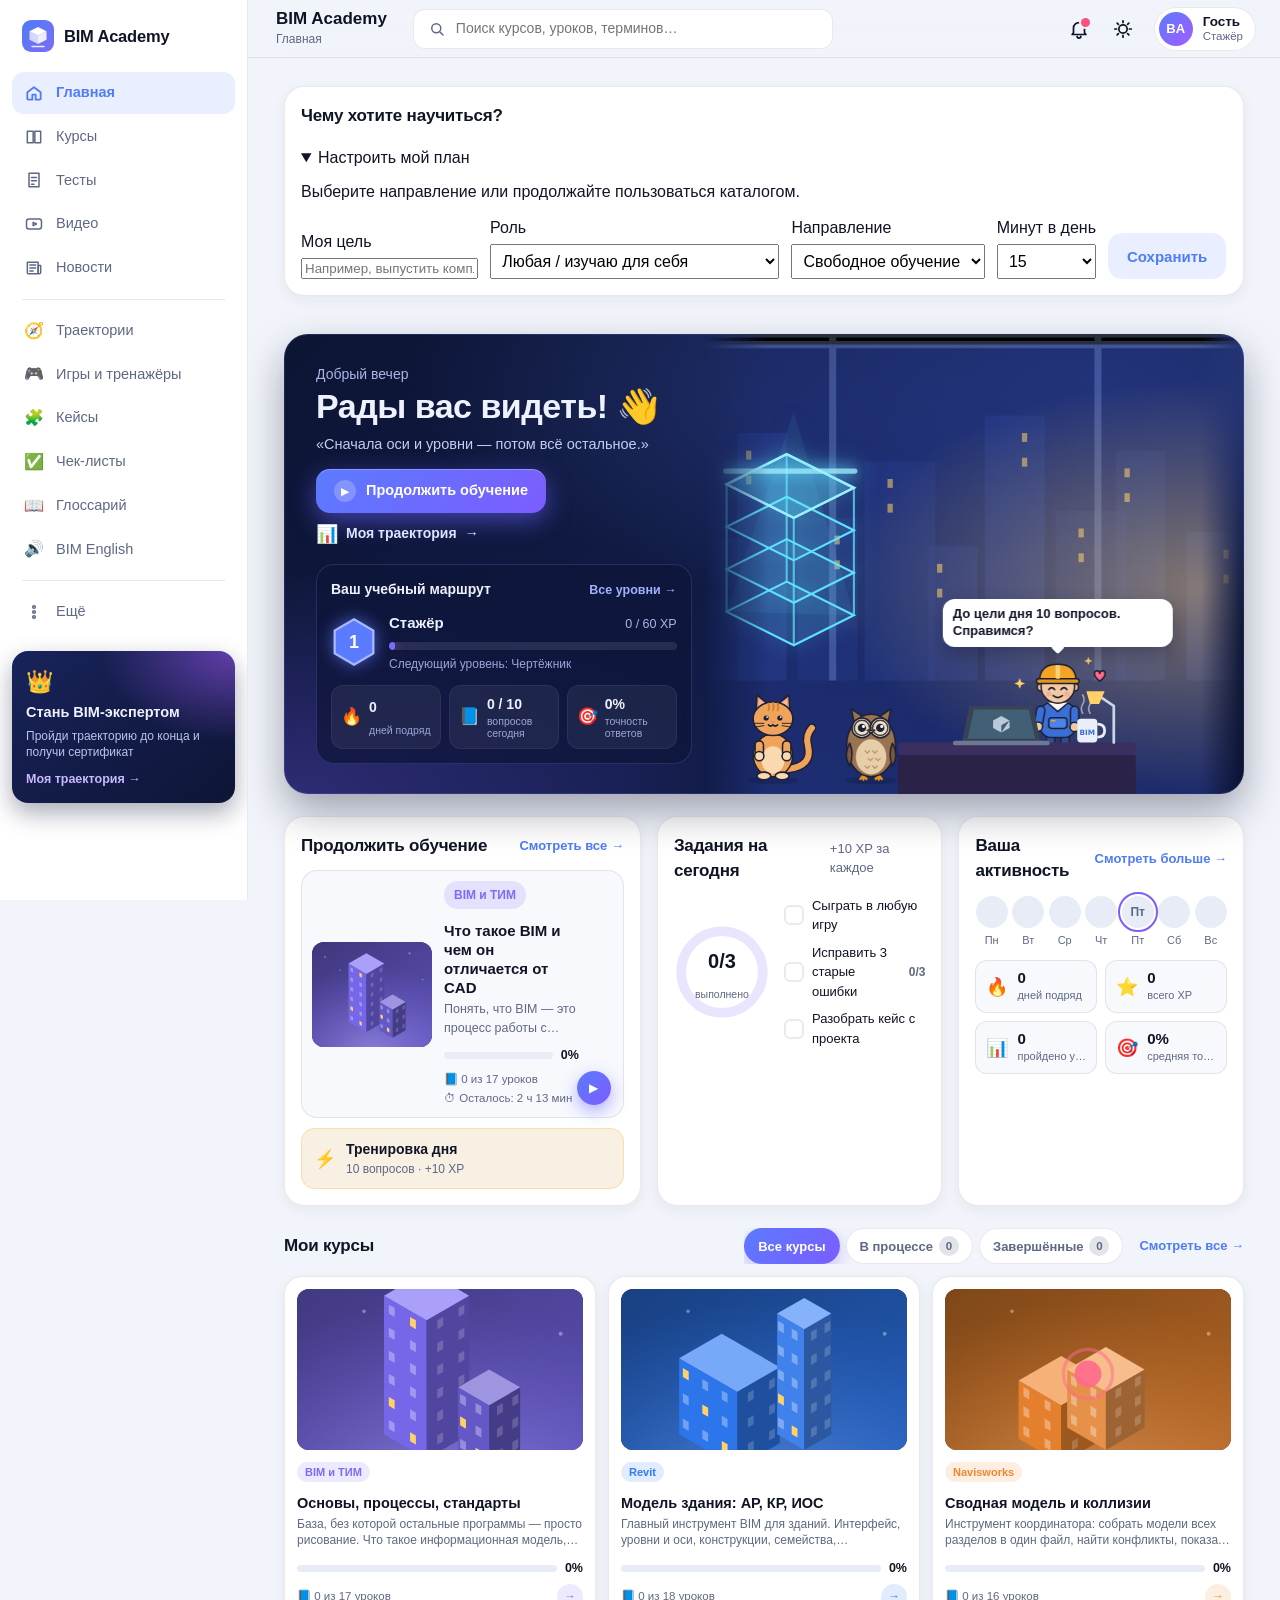
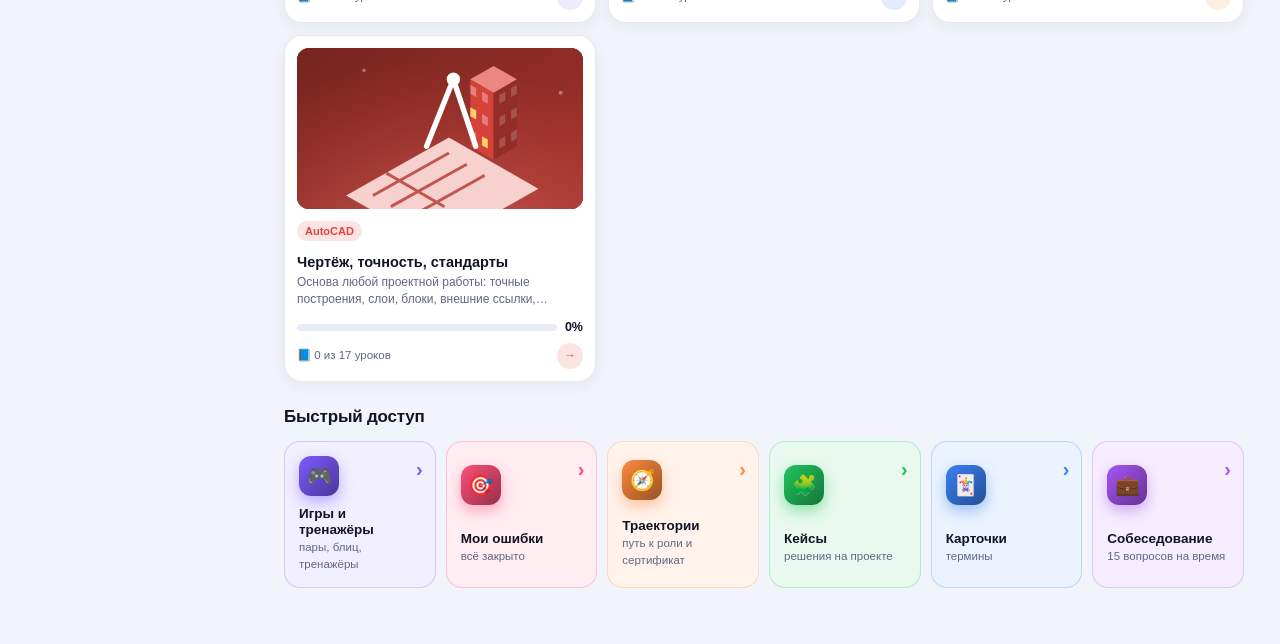
<file: index.html>
<!doctype html>
<html lang="ru">
  <head>
    <meta charset="UTF-8" />
    <meta name="viewport" content="width=device-width, initial-scale=1.0, viewport-fit=cover" />
    <meta name="theme-color" content="#f5f6fa" media="(prefers-color-scheme: light)" />
    <meta name="theme-color" content="#0e1220" media="(prefers-color-scheme: dark)" />
    <meta name="description" content="BIM Academy — приложение для изучения Revit, Navisworks, AutoCAD, Civil 3D и BIM: уроки, схемы, видео, тесты, глоссарий и поиск." />
    <meta name="app-version" content="2026-10-31-v28" />
    <meta name="apple-mobile-web-app-capable" content="yes" />
    <meta name="apple-mobile-web-app-status-bar-style" content="black-translucent" />
    <meta name="apple-mobile-web-app-title" content="BIM Academy" />
    <meta name="mobile-web-app-capable" content="yes" />
    <title>BIM Academy — Revit, Navisworks, AutoCAD, Civil 3D</title>
    <link rel="icon" type="image/svg+xml" href="icons/bim-icon.svg" />
    <link rel="apple-touch-icon" href="icons/bim-icon-180.png" />
    <link rel="manifest" href="manifest.webmanifest" />
    <link rel="stylesheet" href="styles.css?v=28" />
    <link rel="stylesheet" href="heroes.css?v=24" />
  </head>
  <body>
    <div class="app">
      <header class="topbar" id="topbar">
        <button class="icon-btn" id="backBtn" type="button" aria-label="Назад" hidden>
          <svg viewBox="0 0 24 24" aria-hidden="true"><path d="M15 5l-7 7 7 7" /></svg>
        </button>
        <div class="topbar-title">
          <strong id="topTitle">BIM Academy</strong>
          <small id="topSubtitle">Revit · Navisworks · AutoCAD · Civil 3D</small>
        </div>
        <form class="top-search" id="topSearch" role="search">
          <svg viewBox="0 0 24 24" aria-hidden="true"><circle cx="11" cy="11" r="6" /><path d="M16 16l4 4" /></svg>
          <input id="topSearchInput" type="search" placeholder="Поиск курсов, уроков, терминов…" aria-label="Поиск" />
        </form>
        <a class="icon-btn top-search-btn" href="#/search" aria-label="Поиск">
          <svg viewBox="0 0 24 24" aria-hidden="true"><circle cx="11" cy="11" r="6" /><path d="M16 16l4 4" /></svg>
        </a>
        <div class="bell-wrap">
          <button class="icon-btn" id="bellBtn" type="button" aria-label="Уведомления" aria-expanded="false" aria-haspopup="true">
            <svg viewBox="0 0 24 24" aria-hidden="true"><path d="M6 16V11a6 6 0 0112 0v5l1.5 2h-15z" /><path d="M10 20a2 2 0 004 0" /></svg>
            <i class="bell-dot" id="bellDot" hidden></i>
          </button>
          <div class="bell-pop" id="bellPop" hidden></div>
        </div>
        <button class="icon-btn" id="themeBtn" type="button" aria-label="Сменить тему">
          <svg viewBox="0 0 24 24" aria-hidden="true" class="ico-sun"><circle cx="12" cy="12" r="4.5" /><path d="M12 3v2M12 19v2M3 12h2M19 12h2M5.6 5.6l1.4 1.4M17 17l1.4 1.4M18.4 5.6L17 7M7 17l-1.4 1.4" /></svg>
          <svg viewBox="0 0 24 24" aria-hidden="true" class="ico-moon"><path d="M20 14.5A8 8 0 019.5 4a8.2 8.2 0 108.7 10.5z" /></svg>
        </button>
        <a class="user-chip" id="userChip" href="#/more" aria-label="Профиль"></a>
      </header>

      <main id="view" class="view" tabindex="-1"></main>

      <nav class="tabbar" aria-label="Основная навигация">
        <a class="side-brand" href="#/" aria-label="BIM Academy — на главную"><img src="icons/bim-icon.svg" alt="" width="32" height="32"><span>BIM Academy</span></a>
        <a class="tab" href="#/" data-tab="home">
          <svg viewBox="0 0 24 24" aria-hidden="true"><path d="M4 11l8-6 8 6v8a1 1 0 01-1 1h-5v-6H10v6H5a1 1 0 01-1-1z" /></svg>
          <span>Главная</span>
        </a>
        <a class="tab" href="#/courses" data-tab="courses">
          <svg viewBox="0 0 24 24" aria-hidden="true"><path d="M4 5h7v14H4zM13 5h7v14h-7z" /></svg>
          <span>Курсы</span>
        </a>
        <a class="tab" href="#/tests" data-tab="tests">
          <svg viewBox="0 0 24 24" aria-hidden="true"><path d="M6 4h12v16H6z" /><path d="M9 9h6M9 13h6M9 17h3" /></svg>
          <span>Тесты</span>
        </a>
        <a class="tab" href="#/videos" data-tab="videos">
          <svg viewBox="0 0 24 24" aria-hidden="true"><rect x="3" y="6" width="18" height="12" rx="3" /><path d="M11 10l4 2-4 2z" /></svg>
          <span>Видео</span>
        </a>
        <a class="tab" href="#/news" data-tab="news">
          <svg viewBox="0 0 24 24" aria-hidden="true"><path d="M4 5h13v14H5.5A1.5 1.5 0 014 17.5z" /><path d="M17 9h3v8.5a1.5 1.5 0 01-3 0z" /><path d="M7 8.5h7M7 12h7M7 15.5h4" /></svg>
          <span>Новости</span>
        </a>
        <div class="tab-sep" aria-hidden="true"></div>
        <a class="tab tab-extra" href="#/paths" data-tab="paths"><span class="tab-em" aria-hidden="true">🧭</span><span>Траектории</span></a>
        <a class="tab tab-extra" href="#/games" data-tab="games"><span class="tab-em" aria-hidden="true">🎮</span><span>Игры и тренажёры</span></a>
        <a class="tab tab-extra" href="#/cases" data-tab="cases"><span class="tab-em" aria-hidden="true">🧩</span><span>Кейсы</span></a>
        <a class="tab tab-extra" href="#/checks" data-tab="checks"><span class="tab-em" aria-hidden="true">✅</span><span>Чек-листы</span></a>
        <a class="tab tab-extra" href="#/glossary" data-tab="glossary"><span class="tab-em" aria-hidden="true">📖</span><span>Глоссарий</span></a>
        <a class="tab tab-extra" href="#/vocab" data-tab="vocab"><span class="tab-em" aria-hidden="true">🔊</span><span>BIM English</span></a>
        <div class="tab-sep" aria-hidden="true"></div>
        <a class="tab" href="#/more" data-tab="more">
          <svg viewBox="0 0 24 24" aria-hidden="true"><circle cx="12" cy="6" r="1.6" /><circle cx="12" cy="12" r="1.6" /><circle cx="12" cy="18" r="1.6" /></svg>
          <span>Ещё</span>
        </a>
        <a class="side-promo" href="#/paths"><span class="sp-crown" aria-hidden="true">👑</span><b>Стань BIM-экспертом</b><small>Пройди траекторию до конца и получи сертификат</small><span class="sp-go">Моя траектория →</span></a>
      </nav>
    </div>

    <div id="toast" class="toast" role="status" aria-live="polite"></div>

    <script src="data/figures.js?v=19" defer></script>
    <script src="data/course-bim.js?v=13" defer></script>
    <script src="data/course-revit.js?v=13" defer></script>
    <script src="data/course-navisworks.js?v=13" defer></script>
    <script src="data/course-autocad.js?v=2" defer></script>
    <script src="data/course-civil3d.js?v=2" defer></script>
    <script src="data/course-practice.js?v=8" defer></script>
    <script src="data/course-manager.js?v=9" defer></script>
    <script src="data/course-revit-server.js?v=25" defer></script>
    <script src="data/course-english.js?v=11" defer></script>
    <script src="data/course-software.js?v=8" defer></script>
    <script src="data/workshops.js?v=27" defer></script>
    <script src="data/editor-changes.js?v=25" defer></script>
    <script src="data/glossary.js?v=25" defer></script>
    <script src="data/videos.js?v=11" defer></script>
    <script src="data/news.js?v=8" defer></script>
    <script src="data/checklists.js?v=10" defer></script>
    <script src="data/warnings.js?v=8" defer></script>
    <script src="data/questions-extra.js?v=8" defer></script>
    <script src="heroes.js?v=12" defer></script>
    <script src="heroes-pixel.js?v=12" defer></script>
    <script src="data/cases.js?v=25" defer></script>
    <script src="data/paths.js?v=25" defer></script>
    <script src="sims.js?v=13" defer></script>
    <script src="vendor/supabase.js?v=2.45.4" defer></script>
    <script src="covers.js?v=24" defer></script>
    <script src="learning.js?v=26" defer></script>
    <script src="app.js?v=28" defer></script>
  </body>
</html>
</file>
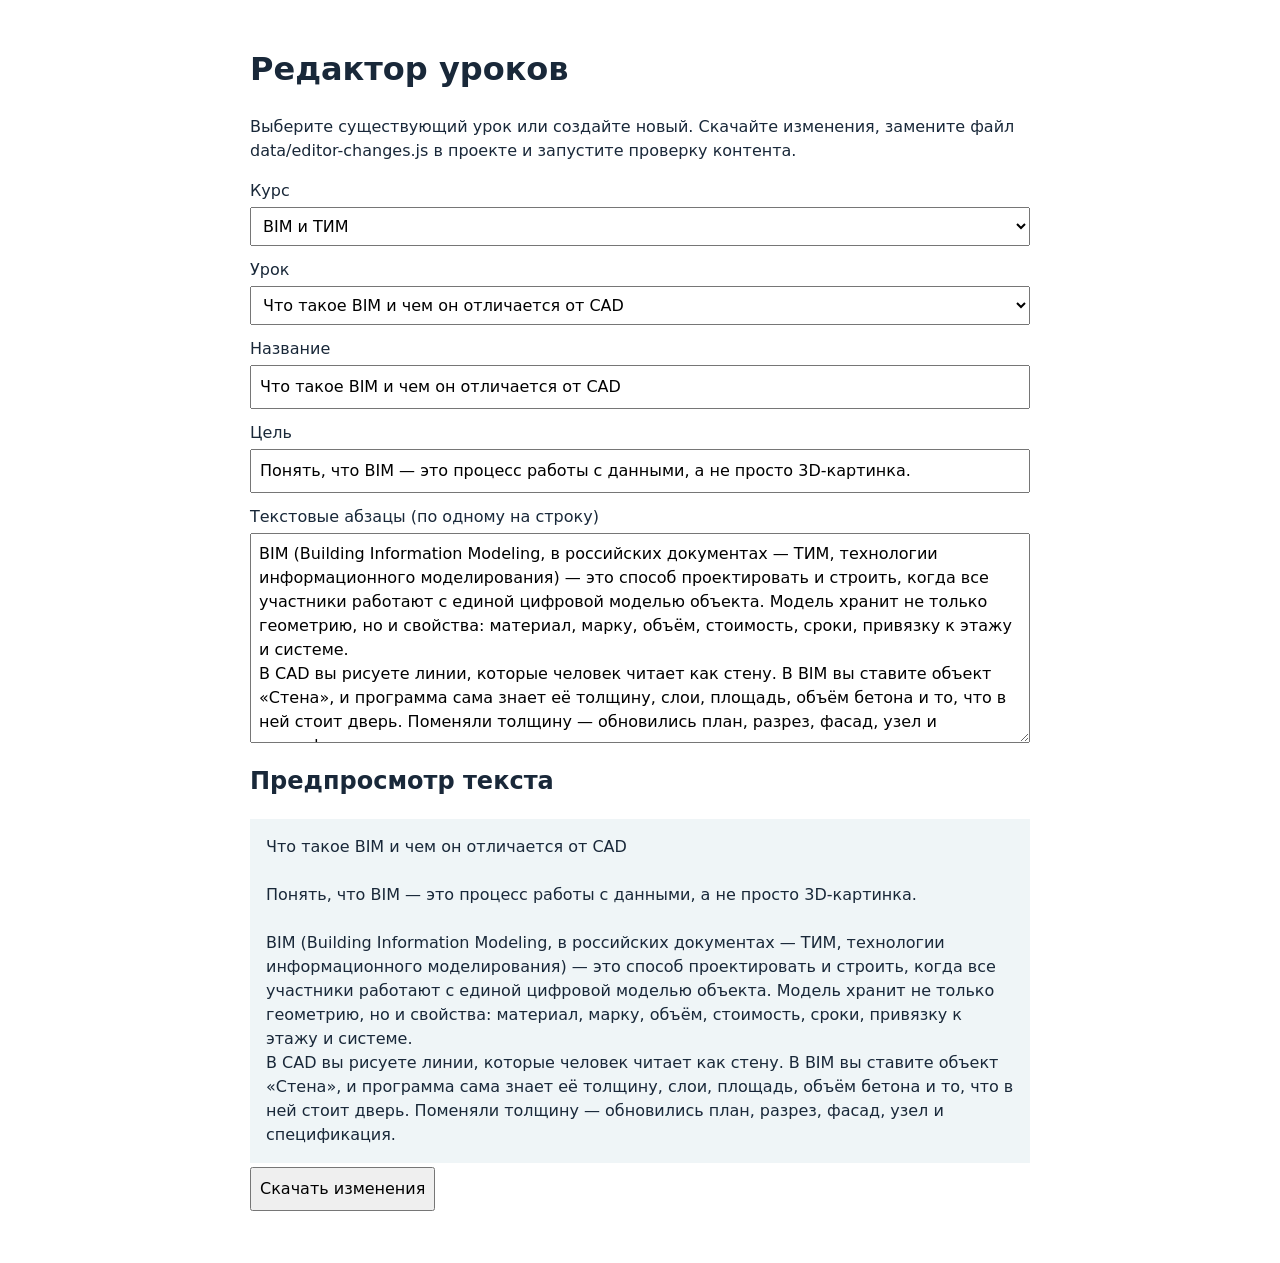
<file: editor.html>
<!doctype html><html lang="ru"><meta charset="utf-8"><meta name="viewport" content="width=device-width,initial-scale=1">
<title>Редактор уроков</title><style>body{font:16px/1.5 system-ui;max-width:780px;margin:auto;padding:24px;color:#192839}label,textarea,input,select{display:block;width:100%;box-sizing:border-box}input,select,textarea,button{font:inherit;padding:8px;margin:4px 0 12px}article{background:#eff5f7;padding:16px;white-space:pre-wrap}</style>
<h1>Редактор уроков</h1><p>Выберите существующий урок или создайте новый. Скачайте изменения, замените файл data/editor-changes.js в проекте и запустите проверку контента.</p>
<label>Курс<select id="course"></select></label><label>Урок<select id="lesson"></select></label>
<form id="edit"><label>Название<input id="titleText" required></label><label>Цель<input id="goal" required></label>
<label>Текстовые абзацы (по одному на строку)<textarea id="bodyText" rows="8"></textarea></label>
<fieldset id="questions"><legend>Для нового урока добавьте шесть проверочных утверждений</legend></fieldset>
<h2>Предпросмотр текста</h2><article id="preview"></article><button>Скачать изменения</button></form><p role="status" id="status"></p>
    <script src="data/course-bim.js?v=13" defer></script>
    <script src="data/course-revit.js?v=13" defer></script>
    <script src="data/course-navisworks.js?v=13" defer></script>
    <script src="data/course-autocad.js?v=2" defer></script>
    <script src="data/course-civil3d.js?v=2" defer></script>
    <script src="data/course-practice.js?v=8" defer></script>
    <script src="data/course-manager.js?v=9" defer></script>
    <script src="data/course-revit-server.js?v=25" defer></script>
    <script src="data/course-english.js?v=11" defer></script>
    <script src="data/course-software.js?v=8" defer></script>
    <script src="data/workshops.js?v=27" defer></script>
<script src="data/editor-changes.js" defer></script><script src="editor.js" defer></script></html>
</file>
<file: styles.css>
/* BIM Academy — оформление */
* { box-sizing: border-box; }

:root {
  --bg: #f1f4fa;
  --bg-soft: #e7ecf6;
  --surface: #ffffff;
  --surface-2: #f7f9fd;
  --text: #101526;
  --muted: #5f6884;
  --border: rgba(16, 21, 38, 0.09);
  --shadow: 0 10px 30px rgba(20, 30, 60, 0.08);
  --shadow-soft: 0 4px 14px rgba(20, 30, 60, 0.06);
  --accent: #4f7cf7;
  --ok: #1e9e6a;
  --bad: #dc4a44;
  --warn: #d98324;
  --fig-stroke: rgba(16, 21, 38, 0.24);
  --tab-h: 62px;
  --top-h: 58px;
  --radius: 20px;
  --font: -apple-system, BlinkMacSystemFont, "Segoe UI", Roboto, "Helvetica Neue", Arial, sans-serif;
}

html[data-theme="dark"] {
  --bg: #0d1120;
  --bg-soft: #141a2c;
  --surface: #161d31;
  --surface-2: #1c2439;
  --text: #eef1f9;
  --muted: #9aa5c2;
  --border: rgba(255, 255, 255, 0.09);
  --shadow: 0 14px 34px rgba(0, 0, 0, 0.45);
  --shadow-soft: 0 6px 16px rgba(0, 0, 0, 0.3);
  --accent: #6d95ff;
  --ok: #34c48b;
  --bad: #ff6b63;
  --warn: #eda44a;
  --fig-stroke: rgba(255, 255, 255, 0.26);
}

html, body { margin: 0; padding: 0; }

body {
  background: var(--bg);
  color: var(--text);
  font-family: var(--font);
  font-size: 16px;
  line-height: 1.5;
  -webkit-font-smoothing: antialiased;
  -webkit-tap-highlight-color: transparent;
  overscroll-behavior-y: none;
}

a { color: inherit; text-decoration: none; }
button { font-family: inherit; font-size: inherit; color: inherit; }

.app { min-height: 100vh; min-height: 100dvh; }

/* ---------- Верхняя панель ---------- */
.topbar {
  position: fixed;
  top: 0;
  left: 0;
  right: 0;
  z-index: 20;
  display: flex;
  align-items: center;
  gap: 6px;
  height: calc(var(--top-h) + env(safe-area-inset-top));
  padding: env(safe-area-inset-top) 10px 0;
  background: color-mix(in srgb, var(--bg) 94%, transparent);
  backdrop-filter: saturate(1.6) blur(14px);
  -webkit-backdrop-filter: saturate(1.6) blur(14px);
  border-bottom: 1px solid var(--border);
}

.topbar-title { flex: 1; min-width: 0; padding-left: 4px; }
.topbar-title strong {
  display: block;
  font-size: 17px;
  line-height: 1.2;
  white-space: nowrap;
  overflow: hidden;
  text-overflow: ellipsis;
}
.topbar-title small {
  display: block;
  color: var(--muted);
  font-size: 12px;
  white-space: nowrap;
  overflow: hidden;
  text-overflow: ellipsis;
}

.icon-btn {
  flex: 0 0 auto;
  display: grid;
  place-items: center;
  width: 38px;
  height: 38px;
  border: 0;
  border-radius: 12px;
  background: transparent;
  cursor: pointer;
  transition: background 0.15s ease, transform 0.12s ease;
}
.icon-btn[hidden] { display: none; }
.icon-btn:active { transform: scale(0.92); }
.icon-btn:hover { background: var(--bg-soft); }
.icon-btn svg {
  width: 22px;
  height: 22px;
  fill: none;
  stroke: currentColor;
  stroke-width: 1.9;
  stroke-linecap: round;
  stroke-linejoin: round;
}
.ico-moon { display: none; }
html[data-theme="dark"] .ico-sun { display: none; }
html[data-theme="dark"] .ico-moon { display: block; }

/* ---------- Основная область ---------- */
.view {
  padding: calc(var(--top-h) + env(safe-area-inset-top) + 12px) 14px
    calc(var(--tab-h) + env(safe-area-inset-bottom) + 24px);
  max-width: 760px;
  margin: 0 auto;
  outline: none;
  animation: fade 0.24s ease;
}
@keyframes fade { from { opacity: 0; transform: translateY(6px); } to { opacity: 1; transform: none; } }

/* ---------- Нижние табы ---------- */
.tabbar {
  position: fixed;
  bottom: 0;
  left: 0;
  right: 0;
  z-index: 20;
  display: flex;
  height: calc(var(--tab-h) + env(safe-area-inset-bottom));
  padding-bottom: env(safe-area-inset-bottom);
  background: color-mix(in srgb, var(--surface) 96%, transparent);
  backdrop-filter: blur(14px);
  -webkit-backdrop-filter: blur(14px);
  border-top: 1px solid var(--border);
}
.tab {
  flex: 1;
  display: flex;
  flex-direction: column;
  align-items: center;
  justify-content: center;
  gap: 3px;
  color: var(--muted);
  font-size: 11px;
  transition: color 0.15s ease;
}
.tab svg {
  width: 23px;
  height: 23px;
  fill: none;
  stroke: currentColor;
  stroke-width: 1.8;
  stroke-linecap: round;
  stroke-linejoin: round;
}
.tab span { white-space: nowrap; }
.tab.active { color: var(--accent); }
.tab.active svg { stroke-width: 2.2; }
.tab:active { transform: scale(0.94); }

/* Шесть вкладок на узком экране: ужимаем, чтобы подписи не переносились. */
@media (max-width: 400px) {
  .tab { font-size: 10px; gap: 2px; }
  .tab svg { width: 21px; height: 21px; }
}
@media (max-width: 340px) {
  .tab { font-size: 9.5px; }
  .tab svg { width: 20px; height: 20px; }
}

/* ---------- Типовые блоки ---------- */
.section { margin: 0 0 22px; }
.section-head {
  display: flex;
  align-items: baseline;
  justify-content: space-between;
  gap: 10px;
  margin: 0 2px 10px;
}
.section-head h2 { margin: 0; font-size: 17px; letter-spacing: -0.2px; }
.section-head a { color: var(--accent); font-size: 13px; font-weight: 600; }

.card {
  display: block;
  background: var(--surface);
  border: 1px solid var(--border);
  border-radius: var(--radius);
  box-shadow: var(--shadow-soft);
  padding: 16px;
}
.card + .card { margin-top: 12px; }
.card h3 { margin: 0 0 6px; font-size: 16px; }
.card p { margin: 0; color: var(--muted); font-size: 14px; }

.grid { display: grid; gap: 12px; }
.grid-2 { grid-template-columns: repeat(2, minmax(0, 1fr)); }
@media (min-width: 620px) { .grid-2 { grid-template-columns: repeat(3, minmax(0, 1fr)); } }

.muted { color: var(--muted); }
.small { font-size: 13px; }
.center { text-align: center; }
.mt { margin-top: 14px; }
.row { display: flex; align-items: center; gap: 10px; }
.row-wrap { flex-wrap: wrap; }
.spread { justify-content: space-between; }

.chip {
  display: inline-flex;
  align-items: center;
  gap: 5px;
  padding: 5px 10px;
  border-radius: 999px;
  background: var(--bg-soft);
  color: var(--muted);
  font-size: 12px;
  font-weight: 600;
  white-space: nowrap;
}
.chip.accent {
  background: color-mix(in srgb, var(--accent) 16%, transparent);
  color: var(--accent);
}
.chip.done { background: color-mix(in srgb, var(--ok) 16%, transparent); color: var(--ok); }

.btn {
  display: inline-flex;
  align-items: center;
  justify-content: center;
  gap: 8px;
  padding: 13px 18px;
  min-height: 46px;
  border: 1px solid var(--border);
  border-radius: 14px;
  background: var(--surface);
  font-size: 15px;
  font-weight: 600;
  cursor: pointer;
  transition: transform 0.12s ease, filter 0.15s ease;
}
.btn:active { transform: scale(0.98); }
.btn.primary {
  background: var(--accent);
  border-color: transparent;
  color: #fff;
  box-shadow: 0 8px 20px color-mix(in srgb, var(--accent) 34%, transparent);
}
.btn.soft {
  background: color-mix(in srgb, var(--accent) 12%, transparent);
  border-color: transparent;
  color: var(--accent);
}
.btn.block { width: 100%; }
.btn.small { min-height: 38px; padding: 8px 14px; font-size: 14px; border-radius: 11px; }
.btn[disabled] { opacity: 0.5; cursor: default; }
.btn svg { width: 18px; height: 18px; fill: none; stroke: currentColor; stroke-width: 2; stroke-linecap: round; stroke-linejoin: round; }
.btn-row { display: flex; gap: 10px; flex-wrap: wrap; }
.btn-row .btn { flex: 1; min-width: 140px; }

/* ---------- Главная ---------- */
.hero {
  position: relative;
  overflow: hidden;
  padding: 18px;
  border-radius: 24px;
  background: linear-gradient(135deg, color-mix(in srgb, var(--accent) 90%, #000 0%), color-mix(in srgb, var(--accent) 55%, #7c6cf5));
  color: #fff;
  box-shadow: 0 16px 34px color-mix(in srgb, var(--accent) 30%, transparent);
}
.hero::after {
  content: "";
  position: absolute;
  right: -40px;
  top: -60px;
  width: 190px;
  height: 190px;
  border-radius: 50%;
  background: rgba(255, 255, 255, 0.14);
  pointer-events: none;
}
.hero-top { display: flex; align-items: center; justify-content: space-between; gap: 14px; position: relative; }
.hero h1 { margin: 0 0 4px; font-size: 20px; letter-spacing: -0.3px; }
.hero p { margin: 0; font-size: 13px; opacity: 0.9; }
.hero-stats { display: flex; gap: 8px; margin-top: 16px; position: relative; }
.hero-stat {
  flex: 1;
  padding: 10px 8px;
  border-radius: 14px;
  background: rgba(255, 255, 255, 0.16);
  text-align: center;
}
.hero-stat b { display: block; font-size: 18px; line-height: 1.2; }
.hero-stat span { font-size: 11px; opacity: 0.9; }

.ring { flex: 0 0 auto; width: 74px; height: 74px; position: relative; }
.ring svg { width: 100%; height: 100%; transform: rotate(-90deg); }
.ring circle { fill: none; stroke-width: 8; stroke-linecap: round; }
.ring .track { stroke: rgba(255, 255, 255, 0.28); }
.ring .bar { stroke: #fff; transition: stroke-dasharray 0.6s ease; }
.ring b {
  position: absolute;
  inset: 0;
  display: grid;
  place-items: center;
  font-size: 15px;
}

/* ---------- Курсы ---------- */
.course-card {
  position: relative;
  display: block;
  padding: 16px;
  border-radius: var(--radius);
  background: var(--surface);
  border: 1px solid var(--border);
  box-shadow: var(--shadow-soft);
  overflow: hidden;
  transition: transform 0.14s ease, box-shadow 0.2s ease;
}
.course-card:active { transform: scale(0.985); }
.course-card::before {
  content: "";
  position: absolute;
  left: 0;
  top: 0;
  bottom: 0;
  width: 5px;
  background: var(--accent);
}
.course-card .cc-head { display: flex; align-items: center; gap: 12px; }
.course-icon {
  flex: 0 0 auto;
  width: 44px;
  height: 44px;
  display: grid;
  place-items: center;
  border-radius: 13px;
  background: color-mix(in srgb, var(--accent) 15%, transparent);
  color: var(--accent);
}
.course-icon svg { width: 24px; height: 24px; fill: none; stroke: currentColor; stroke-width: 1.8; stroke-linecap: round; stroke-linejoin: round; }
.course-card h3 { margin: 0; font-size: 16.5px; }
.course-card .cc-sub { color: var(--muted); font-size: 12.5px; }
.course-card p.cc-text { margin: 10px 0 0; color: var(--muted); font-size: 13.5px; }

.progress {
  height: 7px;
  border-radius: 999px;
  background: var(--bg-soft);
  overflow: hidden;
  margin-top: 12px;
}
.progress i {
  display: block;
  height: 100%;
  border-radius: 999px;
  background: var(--accent);
  transition: width 0.5s ease;
}
.progress-meta { display: flex; justify-content: space-between; margin-top: 6px; font-size: 12px; color: var(--muted); }

/* ---------- Список уроков ---------- */
.lesson {
  display: flex;
  align-items: center;
  gap: 12px;
  padding: 13px 14px;
  border-radius: 16px;
  background: var(--surface);
  border: 1px solid var(--border);
  transition: transform 0.12s ease;
}
.lesson + .lesson { margin-top: 8px; }
.lesson:active { transform: scale(0.99); }
.lesson-num {
  flex: 0 0 auto;
  width: 30px;
  height: 30px;
  display: grid;
  place-items: center;
  border-radius: 50%;
  border: 1.5px solid var(--border);
  color: var(--muted);
  font-size: 13px;
  font-weight: 700;
}
.lesson.is-done .lesson-num {
  background: var(--ok);
  border-color: transparent;
  color: #fff;
}
/* Пройденный урок видно с одного взгляда: тёплая заливка и зелёная кромка слева. */
.lesson.is-done {
  background: color-mix(in srgb, var(--ok) 9%, var(--surface));
  border-color: color-mix(in srgb, var(--ok) 32%, var(--border));
}
.lesson.is-done::before {
  content: "";
  position: absolute;
  left: 0;
  top: 8px;
  bottom: 8px;
  width: 3px;
  border-radius: 0 3px 3px 0;
  background: var(--ok);
}
.lesson { position: relative; overflow: hidden; }
.lesson-done-tag { color: var(--ok); font-weight: 600; }

/* Полностью пройденный курс помечается в списке курсов. */
.course-card.is-done { border-color: color-mix(in srgb, var(--ok) 40%, var(--border)); }
.course-card .cc-done {
  position: absolute;
  top: 14px;
  right: 14px;
  display: inline-flex;
  align-items: center;
  gap: 5px;
  padding: 4px 9px;
  border-radius: 999px;
  background: color-mix(in srgb, var(--ok) 16%, transparent);
  color: var(--ok);
  font-size: 11.5px;
  font-weight: 700;
}
.lesson-body { flex: 1; min-width: 0; }
.lesson-body b { display: block; font-size: 15px; font-weight: 600; }
.lesson-body span { display: block; color: var(--muted); font-size: 12.5px; }
.lesson-arrow { color: var(--muted); }
.lesson-arrow svg { width: 18px; height: 18px; fill: none; stroke: currentColor; stroke-width: 2; stroke-linecap: round; stroke-linejoin: round; }

/* ---------- Урок ---------- */
.lesson-hero { margin-bottom: 16px; }
.lesson-hero h1 { margin: 6px 0 8px; font-size: 22px; line-height: 1.25; letter-spacing: -0.4px; }
.goal {
  margin-top: 10px;
  padding: 12px 14px;
  border-radius: 14px;
  background: color-mix(in srgb, var(--accent) 10%, transparent);
  border: 1px solid color-mix(in srgb, var(--accent) 22%, transparent);
  font-size: 14px;
}
.goal b { color: var(--accent); }

.block { margin: 0 0 16px; }
.block p { margin: 0; font-size: 15.5px; line-height: 1.62; }
.block h4 { margin: 0 0 8px; font-size: 15px; }

.bullets { margin: 0; padding-left: 20px; }
.bullets li { margin-bottom: 7px; font-size: 15px; line-height: 1.55; }

.steps { margin: 0; padding: 0; list-style: none; counter-reset: st; }
.steps li {
  position: relative;
  counter-increment: st;
  padding: 0 0 12px 38px;
  font-size: 15px;
  line-height: 1.5;
}
.steps li::before {
  content: counter(st);
  position: absolute;
  left: 0;
  top: 0;
  width: 26px;
  height: 26px;
  display: grid;
  place-items: center;
  border-radius: 50%;
  background: color-mix(in srgb, var(--accent) 16%, transparent);
  color: var(--accent);
  font-size: 13px;
  font-weight: 700;
}
.steps li:not(:last-child)::after {
  content: "";
  position: absolute;
  left: 12.5px;
  top: 30px;
  bottom: 4px;
  width: 1.5px;
  background: var(--border);
}

.note {
  padding: 14px;
  border-radius: 16px;
  border: 1px solid var(--border);
  background: var(--surface);
}
.note b { display: block; margin-bottom: 4px; font-size: 14.5px; }
.note p { font-size: 14.5px; }
.note.tip { background: color-mix(in srgb, var(--ok) 10%, var(--surface)); border-color: color-mix(in srgb, var(--ok) 30%, transparent); }
.note.tip b { color: var(--ok); }
.note.warn { background: color-mix(in srgb, var(--bad) 10%, var(--surface)); border-color: color-mix(in srgb, var(--bad) 28%, transparent); }
.note.warn b { color: var(--bad); }
.note.rule { background: color-mix(in srgb, var(--warn) 12%, var(--surface)); border-color: color-mix(in srgb, var(--warn) 30%, transparent); }
.note.rule b { color: var(--warn); }

.keybox {
  padding: 14px 16px;
  border-radius: 16px;
  background: var(--surface-2);
  border: 1px dashed color-mix(in srgb, var(--accent) 40%, transparent);
}
.keybox b { display: block; margin-bottom: 8px; color: var(--accent); font-size: 13px; text-transform: uppercase; letter-spacing: 0.06em; }
.keybox ul { margin: 0; padding-left: 18px; }
.keybox li { font-size: 14.5px; margin-bottom: 6px; }

.table-wrap { overflow-x: auto; -webkit-overflow-scrolling: touch; border-radius: 14px; border: 1px solid var(--border); }
table { width: 100%; border-collapse: collapse; font-size: 14px; background: var(--surface); }
th, td { padding: 10px 12px; text-align: left; vertical-align: top; }
th { background: var(--surface-2); font-size: 12.5px; text-transform: uppercase; letter-spacing: 0.04em; color: var(--muted); white-space: nowrap; }
td { border-top: 1px solid var(--border); }
td:first-child { font-weight: 600; white-space: nowrap; }

/* ---------- Схемы ---------- */
.figure { margin: 0; }
.figure .fig-box {
  padding: 10px;
  border-radius: 16px;
  background: var(--surface);
  border: 1px solid var(--border);
  overflow-x: auto;
  -webkit-overflow-scrolling: touch;
}
.figure svg { width: 100%; min-width: 420px; height: auto; display: block; }
.figure figcaption { margin-top: 7px; color: var(--muted); font-size: 12.5px; text-align: center; }

.f-box { fill: var(--surface-2); stroke: var(--fig-stroke); stroke-width: 1.2; }
html[data-theme="dark"] .f-box { fill: rgba(255, 255, 255, 0.04); }
.f-fill { fill: color-mix(in srgb, var(--accent) 16%, transparent); stroke: none; }
.f-accent-fill { fill: var(--accent); stroke: none; }
.f-accent { fill: none; stroke: var(--accent); stroke-width: 2; stroke-linejoin: round; stroke-linecap: round; }
.f-line { fill: none; stroke: var(--muted); stroke-width: 1.4; stroke-linejoin: round; stroke-linecap: round; }
.f-dash { stroke-dasharray: 6 4; }
.f-arrow { fill: none; stroke: var(--accent); stroke-width: 1.6; stroke-linecap: round; stroke-dasharray: 5 4; }
.f-ring { fill: none; stroke: var(--border); stroke-width: 2; stroke-dasharray: 4 5; }
.f-dot { fill: var(--accent); stroke: none; }
.f-txt { fill: var(--text); font-size: 13px; font-weight: 600; font-family: var(--font); }
.f-title { fill: var(--text); font-size: 13.5px; font-weight: 700; font-family: var(--font); }
.f-dim { fill: var(--muted); font-size: 11.5px; font-family: var(--font); }
.f-accent-txt { fill: var(--accent); font-size: 12px; font-weight: 600; font-family: var(--font); }
.f-center { text-anchor: middle; }
.f-vert { writing-mode: vertical-rl; text-anchor: middle; }

/* ---------- Тесты ---------- */
.quiz-top { display: flex; align-items: center; gap: 12px; margin-bottom: 14px; }
.quiz-top .progress { flex: 1; margin: 0; }
.quiz-count { font-size: 13px; font-weight: 700; color: var(--muted); white-space: nowrap; }

.question {
  padding: 18px;
  border-radius: var(--radius);
  background: var(--surface);
  border: 1px solid var(--border);
  box-shadow: var(--shadow-soft);
}
.question .q-kind { font-size: 12px; font-weight: 700; color: var(--accent); text-transform: uppercase; letter-spacing: 0.05em; }
.question h2 { margin: 8px 0 16px; font-size: 18px; line-height: 1.35; letter-spacing: -0.2px; }

.options { display: grid; gap: 9px; }
.option {
  display: flex;
  align-items: flex-start;
  gap: 11px;
  width: 100%;
  padding: 13px 14px;
  border: 1.5px solid var(--border);
  border-radius: 14px;
  background: var(--surface-2);
  text-align: left;
  font-size: 15px;
  line-height: 1.4;
  cursor: pointer;
  transition: border-color 0.15s ease, background 0.15s ease, transform 0.1s ease;
}
.option:active { transform: scale(0.99); }
.option .mark {
  flex: 0 0 auto;
  width: 22px;
  height: 22px;
  display: grid;
  place-items: center;
  border-radius: 7px;
  border: 1.5px solid var(--muted);
  color: transparent;
  font-size: 13px;
  font-weight: 800;
}
.option.round .mark { border-radius: 50%; }
.option.sel { border-color: var(--accent); background: color-mix(in srgb, var(--accent) 10%, transparent); }
.option.sel .mark { border-color: var(--accent); background: var(--accent); color: #fff; }
.option.right { border-color: var(--ok); background: color-mix(in srgb, var(--ok) 12%, transparent); }
.option.right .mark { border-color: var(--ok); background: var(--ok); color: #fff; }
.option.wrong { border-color: var(--bad); background: color-mix(in srgb, var(--bad) 12%, transparent); }
.option.wrong .mark { border-color: var(--bad); background: var(--bad); color: #fff; }
.option[disabled] { cursor: default; }

.answer-input {
  width: 100%;
  padding: 14px;
  border-radius: 14px;
  border: 1.5px solid var(--border);
  background: var(--surface-2);
  color: var(--text);
  font-size: 16px;
  font-family: inherit;
}
.answer-input:focus { outline: none; border-color: var(--accent); }

.verdict {
  margin-top: 14px;
  padding: 14px;
  border-radius: 14px;
  font-size: 14.5px;
  animation: fade 0.2s ease;
}
.verdict.ok { background: color-mix(in srgb, var(--ok) 13%, transparent); border: 1px solid color-mix(in srgb, var(--ok) 30%, transparent); }
.verdict.no { background: color-mix(in srgb, var(--bad) 13%, transparent); border: 1px solid color-mix(in srgb, var(--bad) 30%, transparent); }
.verdict b { display: block; margin-bottom: 4px; }
.verdict.ok b { color: var(--ok); }
.verdict.no b { color: var(--bad); }
.verdict .ans-label { color: var(--ok); }

.result-ring { width: 132px; height: 132px; margin: 6px auto 14px; position: relative; }
.result-ring svg { width: 100%; height: 100%; transform: rotate(-90deg); }
.result-ring circle { fill: none; stroke-width: 11; stroke-linecap: round; }
.result-ring .track { stroke: var(--bg-soft); }
.result-ring .bar { stroke: var(--accent); }
.result-ring b { position: absolute; inset: 0; display: grid; place-items: center; font-size: 28px; }

.mistake {
  padding: 13px 14px;
  border-radius: 14px;
  background: var(--surface);
  border: 1px solid var(--border);
  border-left: 4px solid var(--bad);
  font-size: 14px;
}
.mistake + .mistake { margin-top: 8px; }
.mistake b { display: block; margin-bottom: 5px; font-size: 14.5px; }
.mistake .ans { color: var(--ok); font-weight: 600; }

/* ---------- Поиск ---------- */
.search-wrap { position: relative; margin-bottom: 14px; }
.search-field {
  width: 100%;
  padding: 14px 14px 14px 44px;
  border-radius: 16px;
  border: 1.5px solid var(--border);
  background: var(--surface);
  color: var(--text);
  font-size: 16px;
  font-family: inherit;
  box-shadow: var(--shadow-soft);
}
.search-field:focus { outline: none; border-color: var(--accent); }
.search-wrap svg {
  position: absolute;
  left: 14px;
  top: 50%;
  transform: translateY(-50%);
  width: 20px;
  height: 20px;
  fill: none;
  stroke: var(--muted);
  stroke-width: 2;
  stroke-linecap: round;
}
.result {
  display: block;
  padding: 13px 14px;
  border-radius: 14px;
  background: var(--surface);
  border: 1px solid var(--border);
}
.result + .result { margin-top: 8px; }
.result .kind { font-size: 11.5px; font-weight: 700; text-transform: uppercase; letter-spacing: 0.05em; color: var(--accent); }
.result b { display: block; margin: 3px 0; font-size: 15px; font-weight: 600; }
.result span { color: var(--muted); font-size: 13px; }
mark { background: color-mix(in srgb, var(--accent) 26%, transparent); color: inherit; border-radius: 4px; padding: 0 2px; }

/* ---------- Глоссарий ---------- */
.term {
  border-radius: 14px;
  background: var(--surface);
  border: 1px solid var(--border);
  overflow: hidden;
}
.term + .term { margin-top: 8px; }
.term summary {
  display: flex;
  align-items: center;
  gap: 8px;
  padding: 13px 14px;
  cursor: pointer;
  list-style: none;
  font-weight: 600;
}
.term summary::-webkit-details-marker { display: none; }
.term summary::after { content: "+"; margin-left: auto; color: var(--muted); font-size: 18px; }
.term[open] summary::after { content: "−"; }
.term .term-body { padding: 0 14px 14px; font-size: 14.5px; color: var(--muted); }
.term .term-full { font-size: 12.5px; color: var(--muted); font-weight: 500; }

/* ---------- Видео ---------- */
.video-card {
  display: block;
  padding: 14px;
  border-radius: 16px;
  background: var(--surface);
  border: 1px solid var(--border);
}
.video-card + .video-card { margin-top: 9px; }
.video-card .vc-top { display: flex; gap: 12px; align-items: center; }
.play {
  flex: 0 0 auto;
  width: 44px;
  height: 44px;
  display: grid;
  place-items: center;
  border-radius: 13px;
  background: color-mix(in srgb, var(--accent) 15%, transparent);
  color: var(--accent);
}
.play svg { width: 22px; height: 22px; fill: currentColor; stroke: none; }
.video-card b { display: block; font-size: 15px; font-weight: 600; line-height: 1.3; }
.video-card span { color: var(--muted); font-size: 12.5px; }
.video-card p { margin: 9px 0 0; color: var(--muted); font-size: 13.5px; }

/* ---------- Достижения / статистика ---------- */
.badge {
  padding: 13px;
  border-radius: 16px;
  background: var(--surface);
  border: 1px solid var(--border);
  text-align: center;
  opacity: 0.45;
  filter: grayscale(1);
}
.badge.on { opacity: 1; filter: none; border-color: color-mix(in srgb, var(--accent) 40%, transparent); }
.badge .em { font-size: 24px; }
.badge b { display: block; margin-top: 4px; font-size: 13px; }
.badge span { color: var(--muted); font-size: 11.5px; line-height: 1.3; display: block; }

.stat-tile {
  display: block;
  padding: 14px;
  border-radius: 16px;
  background: var(--surface);
  border: 1px solid var(--border);
  text-align: center;
}
.stat-tile b { display: block; font-size: 22px; letter-spacing: -0.5px; }
.stat-tile span { color: var(--muted); font-size: 12px; }

.menu-item {
  display: flex;
  align-items: center;
  gap: 12px;
  width: 100%;
  padding: 14px;
  border: 1px solid var(--border);
  border-radius: 15px;
  background: var(--surface);
  text-align: left;
  font-size: 15px;
  cursor: pointer;
}
.menu-item + .menu-item { margin-top: 8px; }
.menu-item span.mi-sub { display: block; color: var(--muted); font-size: 12.5px; }
.menu-item .mi-body { flex: 1; min-width: 0; }
.menu-item .mi-ico { font-size: 20px; }

.check-row { text-align: left; cursor: pointer; }
.check-row .cb {
  flex: 0 0 auto;
  width: 22px;
  height: 22px;
  display: grid;
  place-items: center;
  border-radius: 7px;
  border: 1.5px solid var(--muted);
  font-size: 13px;
  font-weight: 700;
  line-height: 1;
  color: transparent;
  transition: background 0.15s ease, border-color 0.15s ease, color 0.15s ease;
}
.check-row.on { border-color: color-mix(in srgb, var(--accent) 45%, var(--border)); }
.check-row.on .cb { background: var(--accent); border-color: var(--accent); color: #fff; }
.check-row.on .mi-body b { color: var(--muted); text-decoration: line-through; text-decoration-thickness: 1px; }

.segmented { display: flex; gap: 6px; padding: 4px; border-radius: 14px; background: var(--bg-soft); }
.segmented button {
  flex: 1;
  padding: 9px 6px;
  border: 0;
  border-radius: 11px;
  background: transparent;
  font-size: 13.5px;
  font-weight: 600;
  color: var(--muted);
  cursor: pointer;
}
.segmented button.on { background: var(--surface); color: var(--text); box-shadow: var(--shadow-soft); }

.filters { display: flex; gap: 7px; overflow-x: auto; padding-bottom: 4px; margin-bottom: 12px; -webkit-overflow-scrolling: touch; }
.filters button {
  flex: 0 0 auto;
  padding: 8px 14px;
  border-radius: 999px;
  border: 1px solid var(--border);
  background: var(--surface);
  font-size: 13px;
  font-weight: 600;
  color: var(--muted);
  cursor: pointer;
}
.filters button.on { background: var(--accent); border-color: transparent; color: #fff; }

.empty { padding: 34px 16px; text-align: center; color: var(--muted); }
.empty .em { font-size: 34px; display: block; margin-bottom: 8px; }

.toast {
  position: fixed;
  left: 50%;
  bottom: calc(var(--tab-h) + env(safe-area-inset-bottom) + 16px);
  transform: translate(-50%, 20px);
  z-index: 40;
  max-width: 88vw;
  padding: 12px 18px;
  border-radius: 14px;
  background: #111827;
  color: #fff;
  font-size: 14px;
  box-shadow: 0 12px 30px rgba(0, 0, 0, 0.3);
  opacity: 0;
  pointer-events: none;
  transition: opacity 0.2s ease, transform 0.2s ease;
}
.toast.show { opacity: 1; transform: translate(-50%, 0); }

.file-input { display: none; }

@media (min-width: 720px) {
  .view { padding-left: 24px; padding-right: 24px; }
  .hero { padding: 24px; }
}

/* ---------- Таблицы-карточки на телефоне ---------- */
td:first-child { white-space: normal; min-width: 96px; }
@media (max-width: 560px) {
  th { white-space: normal; }
  td { overflow-wrap: anywhere; }
  .t-cards { border: 0; border-radius: 0; overflow: visible; }
  .t-cards table, .t-cards tbody, .t-cards tr, .t-cards td { display: block; width: 100%; background: none; }
  .t-cards thead { display: none; }
  .t-cards tr {
    background: var(--surface);
    border: 1px solid var(--border);
    border-radius: 14px;
    padding: 10px 14px;
  }
  .t-cards tr + tr { margin-top: 8px; }
  .t-cards td { border: 0; padding: 4px 0; min-width: 0; }
  .t-cards td::before {
    content: attr(data-label);
    display: block;
    font-size: 11px;
    font-weight: 700;
    letter-spacing: 0.04em;
    text-transform: uppercase;
    color: var(--muted);
    margin-bottom: 1px;
  }
  .t-cards td:first-child { font-size: 15px; padding-bottom: 6px; border-bottom: 1px solid var(--border); margin-bottom: 4px; }
  .t-cards td:first-child::before { display: none; }
}

/* ---------- Крупный просмотр схем ---------- */
.figure .fig-box { position: relative; cursor: zoom-in; }
.fig-zoom {
  position: absolute;
  right: 8px;
  top: 8px;
  width: 30px;
  height: 30px;
  display: grid;
  place-items: center;
  border-radius: 10px;
  background: color-mix(in srgb, var(--accent) 14%, var(--surface));
  color: var(--accent);
  font-size: 16px;
  pointer-events: none;
}
body.no-scroll { overflow: hidden; }
.zoom {
  position: fixed;
  inset: 0;
  z-index: 100;
  display: flex;
  flex-direction: column;
  background: var(--bg);
  padding: max(10px, env(safe-area-inset-top)) 10px max(10px, env(safe-area-inset-bottom));
}
.zoom-bar { display: flex; align-items: center; justify-content: flex-end; gap: 6px; padding-bottom: 8px; }
.zoom-bar .icon-btn { font-size: 20px; font-weight: 700; background: var(--surface); border: 1px solid var(--border); }
.zoom-pct { min-width: 54px; text-align: center; font-size: 13px; font-weight: 700; color: var(--muted); }
.zoom-stage {
  flex: 1;
  overflow: auto;
  -webkit-overflow-scrolling: touch;
  touch-action: pan-x pan-y;
  border-radius: 16px;
  background: var(--surface);
  border: 1px solid var(--border);
  display: flex;
  align-items: safe center;
}
.zoom-inner { width: 100%; flex: none; padding: 12px; }
.zoom-inner svg { width: 100%; height: auto; display: block; }
.zoom-hint { margin: 8px 0 0; text-align: center; font-size: 12px; color: var(--muted); }

/* ---------- Собеседование и таймеры ---------- */
.quiz-timer {
  font-variant-numeric: tabular-nums;
  font-size: 13px;
  font-weight: 700;
  padding: 4px 9px;
  border-radius: 999px;
  background: color-mix(in srgb, var(--accent) 12%, transparent);
  color: var(--accent);
}
.quiz-timer.low { background: color-mix(in srgb, var(--bad) 14%, transparent); color: var(--bad); }
.iv-row { display: grid; grid-template-columns: minmax(0, 1.2fr) 1fr auto; align-items: center; gap: 10px; font-size: 14px; }
.iv-row + .iv-row { margin-top: 10px; }
.iv-row .progress { margin: 0; }
.iv-row b { font-variant-numeric: tabular-nums; }
.hero h2 { position: relative; margin: 4px 0 6px; font-size: 19px; letter-spacing: -0.3px; }
.hero p { position: relative; }
.hero-kicker { position: relative; font-size: 11.5px; font-weight: 700; letter-spacing: 0.05em; text-transform: uppercase; opacity: 0.85; }
.big { margin: 0 0 4px; font-size: 34px; font-weight: 800; letter-spacing: -0.5px; color: var(--text); }

/* ---------- Игры ---------- */
.match { display: grid; grid-template-columns: 1fr 1fr; gap: 8px; }
.match.wide { grid-template-columns: 0.75fr 1.25fr; }
.m-col { display: grid; gap: 8px; align-content: start; }
.m-cell {
  min-height: 52px;
  padding: 10px 11px;
  border-radius: 14px;
  border: 1.5px solid var(--border);
  background: var(--surface);
  color: var(--text);
  font: inherit;
  font-size: 13.5px;
  line-height: 1.3;
  text-align: left;
  cursor: pointer;
  transition: transform 0.12s, background 0.15s, border-color 0.15s, opacity 0.25s;
}
.m-cell:active { transform: scale(0.98); }
.m-cell.sel { border-color: var(--accent); background: color-mix(in srgb, var(--accent) 12%, var(--surface)); }
.m-cell.done { border-color: color-mix(in srgb, var(--ok) 40%, transparent); background: color-mix(in srgb, var(--ok) 10%, var(--surface)); color: var(--muted); opacity: 0.55; cursor: default; }
.m-cell.miss { border-color: var(--bad); background: color-mix(in srgb, var(--bad) 12%, var(--surface)); animation: shake 0.35s; }
.order-item .mark { font-size: 12px; font-weight: 800; }
.option.wrong.order-item { animation: shake 0.35s; }
@keyframes shake {
  0%, 100% { transform: translateX(0); }
  25% { transform: translateX(-5px); }
  75% { transform: translateX(5px); }
}
.blitz-btns { display: grid; grid-template-columns: 1fr 1fr; gap: 10px; }
.blitz-btns .btn { min-height: 56px; font-size: 16px; }
.question.blitz h2 { min-height: 4.2em; }
.question.flash-ok { animation: flashOk 0.4s; }
.question.flash-no { animation: flashNo 0.4s; }
@keyframes flashOk { from { box-shadow: 0 0 0 3px var(--ok); } to { box-shadow: var(--shadow-soft); } }
@keyframes flashNo { from { box-shadow: 0 0 0 3px var(--bad); } to { box-shadow: var(--shadow-soft); } }
@media (prefers-reduced-motion: reduce) {
  .m-cell.miss, .option.wrong.order-item, .question.flash-ok, .question.flash-no { animation: none; }
}

/* ---------- Компаньон на главной ---------- */
.hero-top > div:first-child { min-width: 0; flex: 1; }
.companion {
  position: static;
  flex: none;
  width: 92px;
  margin: -10px -4px -12px;
  color: #fff;
  cursor: pointer;
  z-index: 2;
  -webkit-tap-highlight-color: transparent;
}
.companion:focus-visible { outline: 2px solid #fff; outline-offset: 2px; border-radius: 14px; }
.companion-art .px-svg { width: 84%; margin: 6px auto 0; }
.companion-bubble {
  position: absolute;
  z-index: 3;
  top: -8px;
  left: 0;
  right: 150px;
  padding: 8px 10px;
  border-radius: 14px 4px 14px 14px;
  background: #fff;
  color: #12172a;
  font-size: 12.5px;
  font-weight: 600;
  line-height: 1.35;
  box-shadow: 0 8px 20px rgba(10, 14, 40, 0.25);
  opacity: 0;
  transform: translateY(-4px) scale(0.96);
  transform-origin: 100% 30%;
  transition: opacity 0.3s, transform 0.3s;
  pointer-events: none;
}
.companion-bubble.show { opacity: 1; transform: none; }
@media (max-width: 360px) { .companion { width: 76px; } .companion-bubble { right: 130px; } }

.hero-picks { display: grid; grid-template-columns: repeat(3, minmax(0, 1fr)); gap: 8px; }
.hero-pick {
  display: grid;
  gap: 2px;
  justify-items: center;
  padding: 8px 6px 10px;
  border-radius: 16px;
  border: 1.5px solid var(--border);
  background: var(--surface);
  color: var(--text);
  font: inherit;
  text-align: center;
  cursor: pointer;
  min-width: 0;
}
.hero-pick.on { border-color: var(--accent); background: color-mix(in srgb, var(--accent) 10%, var(--surface)); }
.hero-pick b { font-size: 12.5px; line-height: 1.25; }
.hero-pick > span:last-child { font-size: 11px; color: var(--muted); }
.hp-art { width: 100%; max-width: 78px; border-radius: 12px; background: var(--bg-soft); color: var(--accent); padding: 4px 6px 0; }
.hp-art .px-svg { width: 86%; margin: 4px auto 0; }
.hp-none { display: grid; place-items: center; aspect-ratio: 160 / 150; font-size: 26px; padding: 0; }

/* ---------- Освоение тем ---------- */
.mb { margin-bottom: 10px; }
.lesson-master-tag { color: var(--warn); font-weight: 700; }
.lesson-review-tag { color: var(--accent); font-weight: 700; }
.lesson.is-faded { opacity: 0.72; filter: saturate(0.55); }
.lesson.is-faded::before { content: ""; position: absolute; left: 0; top: 0; bottom: 0; width: 4px; background: var(--accent); opacity: 0.6; }

/* ---------- Тренировка дня и задания ---------- */
.daily-cta {
  display: flex; align-items: center; gap: 14px; padding: 14px 16px; border-radius: var(--radius);
  background: var(--surface); border: 1.5px solid color-mix(in srgb, var(--accent) 45%, var(--border));
  color: var(--text); text-decoration: none; box-shadow: var(--shadow-soft);
}
.daily-cta.done { border-color: color-mix(in srgb, var(--ok) 45%, var(--border)); }
.dc-ico { width: 44px; height: 44px; flex: none; display: grid; place-items: center; border-radius: 14px; font-size: 22px; font-weight: 800;
  background: color-mix(in srgb, var(--accent) 15%, transparent); color: var(--accent); }
.daily-cta.done .dc-ico { background: color-mix(in srgb, var(--ok) 15%, transparent); color: var(--ok); }
.dc-body b { display: block; font-size: 16px; }
.dc-body span { font-size: 13px; color: var(--muted); }
.review-cta { display: block; margin-top: 8px; padding: 10px 14px; border-radius: 14px; text-decoration: none; font-weight: 700; font-size: 14px;
  color: var(--accent); background: color-mix(in srgb, var(--accent) 10%, transparent); }
.quests { display: grid; gap: 10px; }
.quest { display: grid; grid-template-columns: 24px 1fr auto; gap: 10px; align-items: center; font-size: 14.5px; }
.q-box { width: 22px; height: 22px; border-radius: 7px; border: 2px solid var(--border); display: grid; place-items: center; font-size: 13px; font-weight: 800; color: #fff; }
.quest.on .q-box { background: var(--ok); border-color: var(--ok); }
.quest.on .q-t { color: var(--muted); text-decoration: line-through; }
.q-n { font-size: 12.5px; font-weight: 700; color: var(--muted); font-variant-numeric: tabular-nums; }
.week-row { display: flex; flex-wrap: wrap; align-items: center; justify-content: space-between; gap: 8px; padding-top: 10px; border-top: 1px solid var(--border); }
.week-dots { display: flex; gap: 4px; }
.wd { width: 28px; height: 28px; display: grid; place-items: center; border-radius: 9px; font-size: 10.5px; font-weight: 700; background: var(--bg-soft); color: var(--muted); }
.wd.on { background: var(--ok); color: #fff; }
.wd.today { outline: 2px solid var(--accent); outline-offset: 1px; }
.hero-stat .frz { font-size: 11px; font-weight: 700; }

/* ---------- Календарь занятий ---------- */
.heatmap { display: grid; grid-auto-flow: column; grid-template-rows: repeat(7, 1fr); gap: 3px; justify-content: start; overflow-x: auto; padding-bottom: 2px; }
.hm-c { width: 14px; height: 14px; border-radius: 3px; background: var(--bg-soft); display: inline-block; }
.hm-1 { background: color-mix(in srgb, var(--ok) 30%, var(--bg-soft)); }
.hm-2 { background: color-mix(in srgb, var(--ok) 60%, var(--bg-soft)); }
.hm-3 { background: var(--ok); }
.hm-f { background: #7ec8ff; }
.hm-future { background: transparent; }
.hm-today { outline: 2px solid var(--accent); outline-offset: 0; }
.hm-legend { display: flex; flex-wrap: wrap; align-items: center; gap: 5px; margin-top: 10px; font-size: 11.5px; color: var(--muted); }
.hm-legend .hm-c { width: 11px; height: 11px; }
.week-cmp { display: grid; grid-template-columns: repeat(3, minmax(0, 1fr)); gap: 8px; margin-top: 14px; }
.week-cmp div { background: var(--surface-2); border-radius: 12px; padding: 9px 10px; }
.week-cmp b { display: block; font-size: 18px; font-variant-numeric: tabular-nums; }
.week-cmp b.up { color: var(--ok); }
.week-cmp b.down { color: var(--bad); }
.week-cmp span { font-size: 11.5px; color: var(--muted); }
.remind { display: flex; flex-wrap: wrap; align-items: center; gap: 8px; }
.remind input[type="time"] { font: inherit; padding: 7px 10px; border-radius: 10px; border: 1.5px solid var(--border); background: var(--surface); color: var(--text); }

/* ---------- Вопрос посреди урока ---------- */
.inq { padding: 14px; border-radius: 18px; border: 1.5px dashed color-mix(in srgb, var(--accent) 45%, var(--border)); background: color-mix(in srgb, var(--accent) 5%, var(--surface)); }
.inq > b { display: block; margin: 6px 0 12px; font-size: 15.5px; line-height: 1.35; }
.inq .q-kind { font-size: 11.5px; font-weight: 800; text-transform: uppercase; letter-spacing: 0.05em; color: var(--accent); }
.inq-v .verdict { margin-top: 10px; }
.verdict.mid { background: color-mix(in srgb, var(--warn) 13%, transparent); border: 1px solid color-mix(in srgb, var(--warn) 30%, transparent); }
.verdict.mid b { color: var(--warn); }

/* ---------- Озвучка и словарь ---------- */
.say { border: 0; background: color-mix(in srgb, var(--accent) 12%, transparent); color: var(--accent); border-radius: 8px; padding: 1px 6px; margin-left: 6px; font-size: 13px; cursor: pointer; vertical-align: 1px; }
.say:active { transform: scale(0.94); }
.vocab { display: grid; gap: 0; padding-top: 4px; padding-bottom: 4px; }
.voc { display: grid; grid-template-columns: auto auto 1fr; align-items: center; gap: 4px 6px; padding: 9px 0; border-bottom: 1px solid var(--border); }
.voc:last-child { border-bottom: 0; }
.voc span { justify-self: end; text-align: right; color: var(--muted); font-size: 13.5px; }

/* ---------- Тренажёры ---------- */
.sim { border-radius: 20px; border: 1.5px solid color-mix(in srgb, var(--accent) 40%, var(--border)); background: var(--surface); overflow: hidden; }
.sim-head { padding: 14px 14px 4px; }
.sim-head .q-kind { font-size: 11.5px; font-weight: 800; text-transform: uppercase; letter-spacing: 0.05em; color: var(--accent); }
.sim-head b { display: block; font-size: 16px; margin-top: 4px; }
.sim-head p { margin: 4px 0 0; color: var(--muted); font-size: 13.5px; }
.sim-body { padding: 10px 14px 14px; }
.sim-stage { border-radius: 14px; overflow: hidden; border: 1px solid var(--border); }
.sim-svg { display: block; width: 100%; height: auto; }
.sim-controls { display: grid; gap: 4px; margin-top: 12px; }
.sim-row { display: flex; justify-content: space-between; font-size: 13.5px; color: var(--muted); margin-top: 6px; }
.sim-row b { color: var(--text); font-variant-numeric: tabular-nums; }
.sim-range { width: 100%; accent-color: var(--accent); }
.sim-ticks { display: flex; justify-content: space-between; font-size: 11px; color: var(--muted); padding: 0 2px; }
.sim-out { margin-top: 12px; }
.sim-list { list-style: none; padding: 0; margin: 0; display: grid; gap: 6px; }
.sim-list li { display: grid; grid-template-columns: 12px auto 1fr; gap: 8px; align-items: center; font-size: 13.5px; }
.sim-list li span:last-child { color: var(--muted); }
.sim-dot { width: 12px; height: 12px; border-radius: 4px; }
.sim-note { margin: 10px 0 0; font-size: 12px; color: var(--muted); }
.sim-ok { margin: 10px 0 0; font-size: 13.5px; color: var(--ok); font-weight: 600; }
.sim-task { margin: 0 0 10px; padding: 9px 12px; border-radius: 12px; font-size: 13.5px; background: color-mix(in srgb, var(--accent) 10%, transparent); }
.sim-verdict { padding: 12px 14px; border-radius: 14px; }
.sim-verdict b { display: block; margin-bottom: 4px; }
.sim-verdict p { margin: 4px 0 0; font-size: 13.5px; }
.sim-v-ok { background: color-mix(in srgb, var(--ok) 12%, transparent); }
.sim-v-ok b { color: var(--ok); }
.sim-v-warn { background: color-mix(in srgb, var(--warn) 14%, transparent); }
.sim-v-warn b { color: var(--warn); }
.sim-v-bad { background: color-mix(in srgb, var(--bad) 12%, transparent); }
.sim-v-bad b { color: var(--bad); }
.sim-lod { display: grid; grid-template-columns: minmax(0, 0.9fr) minmax(0, 1.1fr); gap: 12px; align-items: start; }
@media (max-width: 480px) { .sim-lod { grid-template-columns: minmax(0, 1fr); } }
/* элементы схем тренажёров */
.sim-bg { fill: var(--surface-2); }
.sim-band { fill: color-mix(in srgb, var(--accent) 10%, transparent); }
.sim-band2 { fill: color-mix(in srgb, var(--warn) 9%, transparent); }
.sim-slab { fill: color-mix(in srgb, var(--muted) 45%, var(--surface)); }
.sim-obj { stroke-width: 1.4; }
.sim-cut { fill: var(--text); stroke: var(--text); }
.sim-proj { fill: color-mix(in srgb, var(--accent) 35%, var(--surface)); stroke: var(--accent); }
.sim-beyond { fill: color-mix(in srgb, var(--warn) 30%, var(--surface)); stroke: var(--warn); stroke-dasharray: 3 2; }
.sim-hidden { fill: transparent; stroke: var(--muted); stroke-dasharray: 2 3; opacity: 0.6; }
.sim-win { stroke-width: 1.4; }
.sim-win.sim-cut { fill: color-mix(in srgb, #5fe1ff 55%, var(--surface)); stroke: var(--text); stroke-width: 2.4; }
.sim-dot.sim-cut { background: var(--text); }
.sim-dot.sim-proj { background: var(--accent); }
.sim-dot.sim-beyond { background: var(--warn); }
.sim-dot.sim-hidden { background: transparent; border: 1.5px dashed var(--muted); }
.sim-l-top, .sim-l-bot, .sim-l-cut, .sim-l-depth { stroke-width: 1.5; }
.sim-l-top { stroke: var(--accent); stroke-dasharray: 6 3; }
.sim-l-cut { stroke: var(--bad); stroke-width: 2.2; }
.sim-l-bot { stroke: var(--accent); stroke-dasharray: 6 3; }
.sim-l-depth { stroke: var(--warn); stroke-dasharray: 2 3; }
.sim-lbl { fill: var(--muted); font: 600 10px var(--font); }
.sim-clr { fill: none; stroke: var(--warn); stroke-dasharray: 4 3; stroke-width: 1.5; }
.sim-duct { fill: color-mix(in srgb, var(--accent) 25%, var(--surface)); stroke: var(--accent); stroke-width: 2; }
.sim-pipe { stroke-width: 2; }
.sim-st-ok { fill: color-mix(in srgb, var(--ok) 25%, var(--surface)); stroke: var(--ok); }
.sim-st-warn { fill: color-mix(in srgb, var(--warn) 30%, var(--surface)); stroke: var(--warn); }
.sim-st-bad { fill: color-mix(in srgb, var(--bad) 30%, var(--surface)); stroke: var(--bad); }
.sim-mass { fill: color-mix(in srgb, var(--accent) 18%, transparent); stroke: var(--accent); stroke-dasharray: 5 4; stroke-width: 1.5; }
.sim-frame { fill: color-mix(in srgb, var(--muted) 30%, var(--surface)); stroke: var(--text); stroke-width: 1.5; }
.sim-leaf { fill: color-mix(in srgb, var(--accent) 25%, var(--surface)); stroke: var(--text); stroke-width: 1.5; }
.sim-handle { fill: var(--text); }
.sim-swing { fill: none; stroke: var(--muted); stroke-dasharray: 4 3; stroke-width: 1.2; }
.sim-trim { fill: none; stroke: var(--warn); stroke-width: 2; }
.sim-hw { fill: var(--warn); }
.sim-tag { fill: var(--surface); stroke: var(--ok); stroke-width: 1.5; }
.sim-lbl-tag { fill: var(--ok); }

/* ---------- Траектории и сертификат ---------- */
.path-strip { display: grid; grid-auto-flow: column; grid-auto-columns: minmax(250px, 78%); gap: 10px; overflow-x: auto; padding-bottom: 4px; scroll-snap-type: x mandatory; }
.path-strip .path-card { scroll-snap-align: start; }
.path-card { display: block; text-decoration: none; color: var(--text); }
.path-card h3 { margin: 0; font-size: 15.5px; }
.path-card .row { gap: 10px; }
.path-card.is-done { border-color: color-mix(in srgb, var(--ok) 40%, var(--border)); }
.path-ico { width: 40px; height: 40px; flex: none; display: grid; place-items: center; border-radius: 12px; font-size: 22px; background: var(--bg-soft); }
.big-ico { width: 52px; height: 52px; font-size: 28px; }
.cert-canvas { width: 100%; height: auto; display: block; border-radius: 14px; border: 1px solid var(--border); box-shadow: var(--shadow-soft); }

/* ---------- Синхронизация ---------- */
.sync-mail { overflow-wrap: anywhere; }
.sync-dot { width: 10px; height: 10px; border-radius: 50%; background: var(--muted); display: inline-block; }
.sync-dot.ok { background: var(--ok); }
.sync-dot.syncing { background: var(--accent); animation: syncPulse 1s ease-in-out infinite; }
.sync-dot.error { background: var(--bad); }
.sync-dot.offline { background: var(--warn); }
@keyframes syncPulse { 50% { opacity: 0.3; } }
.sync-pass summary { cursor: pointer; font-weight: 600; font-size: 14px; color: var(--accent); }

/* ---------- Раскладка главной: на телефоне одна лента ---------- */
.home-grid { display: flex; flex-direction: column; }
.home-main, .home-side { display: contents; }
.side-brand, .tab-extra, .tab-sep { display: none; }

/* ---------- Телефон: компактные плитки курсов в две колонки ---------- */
@media (max-width: 700px) {
  .course-grid { grid-template-columns: repeat(2, minmax(0, 1fr)); gap: 10px; }
  .course-grid .course-card { display: flex; flex-direction: column; padding: 12px 12px 11px 15px; }
  .course-grid .course-card::before { width: 4px; }
  .course-grid .cc-head { flex-direction: column; align-items: flex-start; gap: 8px; }
  .course-grid .course-icon { width: 36px; height: 36px; border-radius: 11px; }
  .course-grid .course-icon svg { width: 20px; height: 20px; }
  .course-grid .course-card h3 { font-size: 14.5px; line-height: 1.25; min-height: 2.5em; }
  .course-grid .cc-sub, .course-grid .cc-text { display: none; }
  .course-grid .progress { margin-top: auto; }
  .course-grid .cc-head + .progress, .course-grid .cc-head ~ .progress { margin-top: 10px; }
  .course-grid .progress-meta { font-size: 11px; margin-top: 5px; }
  .course-grid .cc-done { top: 10px; right: 10px; font-size: 10.5px; padding: 2px 7px; }
}

/* ---------- Компьютер: боковое меню, вся ширина экрана ---------- */
@media (min-width: 1024px) {
  :root { --side-w: 248px; }

  .tabbar {
    top: 0;
    right: auto;
    width: var(--side-w);
    height: auto;
    flex-direction: column;
    gap: 2px;
    padding: 16px 12px 20px;
    border-top: 0;
    border-right: 1px solid var(--border);
    background: var(--surface);
    overflow-y: auto;
  }
  .side-brand { display: flex; align-items: center; gap: 10px; padding: 4px 10px 18px; font-size: 16.5px; font-weight: 800; letter-spacing: -0.2px; }
  .side-brand img { border-radius: 9px; }
  .tab, .tab-extra {
    flex: none;
    display: flex;
    flex-direction: row;
    justify-content: flex-start;
    align-items: center;
    gap: 12px;
    padding: 10px 12px;
    border-radius: 12px;
    font-size: 14.5px;
    font-weight: 500;
  }
  .tab svg { width: 20px; height: 20px; }
  .tab-em { width: 20px; text-align: center; font-size: 16px; line-height: 1; }
  .tab:hover { background: var(--bg-soft); color: var(--text); }
  .tab.active { background: color-mix(in srgb, var(--accent) 12%, transparent); color: var(--accent); font-weight: 650; }
  .tab:active { transform: none; }
  .tab-sep { display: block; height: 1px; background: var(--border); margin: 8px 10px; }

  .topbar { left: var(--side-w); padding-left: 24px; padding-right: 24px; }
  .view {
    margin-left: var(--side-w);
    max-width: none;
    padding-top: calc(var(--top-h) + 28px);
    padding-bottom: 48px;
    padding-left: max(36px, calc((100vw - var(--side-w) - 1240px) / 2));
    padding-right: max(36px, calc((100vw - var(--side-w) - 1240px) / 2));
  }
  .toast { bottom: 28px; left: calc(50% + var(--side-w) / 2); }

  /* главная: основная и боковая колонки */
  .home-grid { display: grid; grid-template-columns: minmax(0, 1fr) minmax(320px, 380px); gap: 28px; align-items: start; }
  .home-main, .home-side { display: block; }
  .home-side { position: sticky; top: calc(var(--top-h) + 20px); }
  .home-side .grid-2.tiles { grid-template-columns: repeat(2, minmax(0, 1fr)); }

  /* сетки растягиваются по ширине */
  .grid:not(.grid-2) { grid-template-columns: repeat(auto-fill, minmax(300px, 1fr)); }
  .course-grid { grid-template-columns: repeat(auto-fill, minmax(280px, 1fr)); gap: 14px; }
  .course-card:hover, a.stat-tile:hover, .menu-item:hover, .path-card:hover { box-shadow: var(--shadow); transform: translateY(-1px); }
  .path-strip { grid-auto-flow: row; grid-auto-columns: auto; grid-template-columns: repeat(auto-fill, minmax(260px, 1fr)); overflow: visible; }

  /* текст читается в комфортной колонке */
  .lesson-page,
  body[data-route="quiz"] .view > *,
  body[data-route="case"] .view > *,
  body[data-route="sim"] .view > *,
  body[data-route="cert"] .view > *,
  body[data-route="interview"] .view > *,
  body[data-route="review"] .view > *,
  body[data-route="more"] .view > *,
  body[data-route="checks"] .view > * { max-width: 860px; margin-left: auto; margin-right: auto; }
  body[data-route="quiz"] .view > *, body[data-route="case"] .view > * { max-width: 760px; }

  /* списки разделов — в две колонки */
  body[data-route="tests"] .section, body[data-route="games"] .section { max-width: 980px; }
}

@media (min-width: 1440px) {
  .course-grid { grid-template-columns: repeat(auto-fill, minmax(300px, 1fr)); }
}

/* траектории: карточки на одной линии и без лишней высоты */
.path-strip > .path-card { margin: 0; }
@media (max-width: 1023px) {
  .path-strip { align-items: start; grid-auto-columns: minmax(230px, 70%); }
  .path-strip .path-card { padding: 12px 14px; }
  .path-strip .path-card h3 { font-size: 14.5px; line-height: 1.25; }
  .path-strip .path-ico { width: 34px; height: 34px; font-size: 18px; }
}
@media (min-width: 1024px) {
  .lesson-page .figure .fig-box svg { max-width: 760px; margin: 0 auto; }
}

/* ---------- Баннер: лестница званий и компактная статистика ---------- */
.hero-hello { min-width: 0; }
.hero-bottom { position: relative; display: grid; gap: 12px; margin-top: 14px; }
.hero-bottom .hero-stats { margin-top: 0; }
.rank-ladder { min-width: 0; }
.rl-head { display: flex; flex-wrap: wrap; align-items: baseline; gap: 4px 10px; font-size: 13px; }
.rl-head b { font-size: 14.5px; }
.rl-head span { opacity: 0.88; }
.rl-track { position: relative; height: 6px; margin: 10px 6px 4px; border-radius: 999px; background: rgba(255, 255, 255, 0.22); }
.rl-track i { position: absolute; left: 0; top: 0; bottom: 0; border-radius: 999px; background: #fff; }
.rl-step { position: absolute; top: 50%; transform: translate(-50%, -50%); }
.rl-step em { display: block; width: 12px; height: 12px; border-radius: 50%; background: rgba(255, 255, 255, 0.35); border: 2px solid rgba(255, 255, 255, 0.55); }
.rl-step.on em { background: #fff; border-color: #fff; }
.rl-step.cur em { width: 16px; height: 16px; box-shadow: 0 0 0 4px rgba(255, 255, 255, 0.28); }
.rl-step small { display: none; }

.hero-stage { display: none; }

/* ---------- Компьютер: сцена с героями и плотная раскладка ---------- */
@media (min-width: 1024px) {
  .hero { padding: 22px 26px 20px; }
  .hero .companion { display: none; }
  .hero-top { align-items: flex-end; gap: 18px; }
  .hero-hello { flex: 0 0 240px; align-self: center; }
  .hero-stage { display: block; position: relative; flex: 1; min-width: 0; height: 150px; margin: -10px 0 -8px; }
  .actor { position: absolute; left: 0; bottom: 0; width: 92px; cursor: pointer; will-change: transform; outline: none; }
  .actor:focus-visible .actor-art { outline: 2px solid #fff; outline-offset: 2px; border-radius: 12px; }
  .actor-art { color: #fff; transition: transform 0.25s ease; }
  .actor.flip .actor-art { transform: scaleX(-1); }
  .actor.walking .actor-art .hero-svg, .actor.walking .actor-art .px-svg { animation: actorStep 0.42s ease-in-out infinite; }
  @keyframes actorStep { 0%, 100% { transform: translateY(0); } 50% { transform: translateY(-4px); } }
  .actor-bubble {
    position: absolute; bottom: calc(100% - 4px); left: 50%; z-index: 3;
    width: max-content; max-width: 230px;
    padding: 7px 10px; border-radius: 12px;
    background: #fff; color: #12172a; font-size: 12.5px; font-weight: 600; line-height: 1.3;
    box-shadow: 0 8px 18px rgba(10, 14, 40, 0.25);
    opacity: 0; transform: translate(-50%, 4px) scale(0.96);
    transition: opacity 0.25s, transform 0.25s; pointer-events: none;
  }
  .actor-bubble::after { content: ""; position: absolute; left: 50%; bottom: -5px; width: 10px; height: 10px; background: #fff; transform: translateX(-50%) rotate(45deg); border-radius: 2px; }
  .actor-bubble.show { opacity: 1; transform: translate(-50%, 0); }
  .actor-bubble.edge-l { left: 0; transform: translate(0, 4px); }
  .actor-bubble.edge-l.show { transform: none; }
  .actor-bubble.edge-l::after { left: 40px; }
  .actor-bubble.edge-r { left: auto; right: 0; transform: translate(0, 4px); }
  .actor-bubble.edge-r.show { transform: none; }
  .actor-bubble.edge-r::after { left: auto; right: 34px; transform: rotate(45deg); }
  .stage-link { position: absolute; inset: 0; width: 100%; height: 100%; overflow: visible; pointer-events: none; opacity: 0; transition: opacity 0.4s; }
  .stage-link.on { opacity: 1; }
  .sl-path { fill: none; stroke: rgba(255, 255, 255, 0.75); stroke-width: 2; stroke-dasharray: 5 6; animation: linkMarch 0.8s linear infinite; }
  .sl-dot { fill: #fff; }
  .sl-dot2 { fill: #ffd166; }
  @keyframes linkMarch { to { stroke-dashoffset: -22; } }

  .hero-bottom { grid-template-columns: minmax(0, 1fr) auto; align-items: end; gap: 24px; margin-top: 10px; }
  .rl-track { margin-bottom: 24px; }
  .rl-step small { display: block; position: absolute; top: 18px; left: 50%; transform: translateX(-50%); white-space: nowrap; font-size: 10.5px; opacity: 0.8; }
  .rl-step.cur small { opacity: 1; font-weight: 700; }
  .rl-step:nth-child(2) small { left: 0; transform: none; }
  .rl-step:last-of-type small { left: auto; right: 0; transform: none; }
  .hero-stats { gap: 6px; }
  .hero-stat { flex: none; display: flex; align-items: baseline; gap: 6px; padding: 7px 12px; border-radius: 999px; }
  .hero-stat b { display: inline; font-size: 15px; }
  .hero-stat span { font-size: 12px; }

  /* «Продолжить» и «Сегодня» — рядом в одну строку */
  .home-main { display: grid; grid-template-columns: minmax(0, 1fr) minmax(0, 1fr); column-gap: 16px; }
  .home-main > .ho { grid-column: 1 / -1; }
  .home-main > .ho:nth-child(1), .home-main > .ho:nth-child(2) { grid-column: auto; display: flex; }
  .home-main > .ho:nth-child(1) > .section, .home-main > .ho:nth-child(2) > .section { display: flex; flex-direction: column; flex: 1; }
  .home-main > .ho:nth-child(1) .card, .home-main > .ho:nth-child(2) .daily-cta { flex: 1; }

  /* плитки справа — компактные строки */
  .home-side .tiles { gap: 8px; }
  .home-side .tiles .stat-tile { display: grid; grid-template-columns: 30px minmax(0, 1fr); column-gap: 10px; align-items: center; padding: 10px 12px; text-align: left; }
  .home-side .tiles .stat-tile > b:first-child { grid-row: 1 / span 2; font-size: 21px !important; }
  .home-side .tiles .stat-tile > b:nth-child(2) { margin-top: 0 !important; font-size: 13.5px !important; }
  .home-side .tiles .stat-tile > span { font-size: 11.5px; white-space: nowrap; overflow: hidden; text-overflow: ellipsis; }
}
@media (min-width: 1024px) {
  .stage-link { z-index: 1; }
  .actor { z-index: 2; }
  .sl-path { stroke-width: 2.4; stroke: rgba(255, 255, 255, 0.85); }
}

/* =====================================================================
   Главная v24: тёмный баннер, сцена «за столом», карточки и вкладки
   ===================================================================== */
html[data-theme="dark"] {
  --bg: #0a0f22;
  --bg-soft: #121a35;
  --surface: #111934;
  --surface-2: #17213f;
  --border: rgba(140, 165, 255, 0.12);
}
.nh { display: grid; grid-template-columns: minmax(0, 1fr); gap: 18px; padding-bottom: 8px; }
.nh h2 { margin: 0; font-size: 17px; letter-spacing: -0.2px; }
.nh-em { font-size: 18px; line-height: 1; }
.nh-card-head { display: flex; align-items: center; justify-content: space-between; gap: 10px; margin-bottom: 12px; }
.nh-card-head a, .nh-all { font-size: 13px; color: var(--accent); font-weight: 600; white-space: nowrap; }
.nh-card { background: var(--surface); border: 1px solid var(--border); border-radius: var(--radius); padding: 16px; box-shadow: var(--shadow-soft); min-width: 0; }

/* ---- баннер ---- */
.nh-banner {
  position: relative; overflow: hidden; border-radius: 24px; color: #eef2ff;
  display: grid; grid-template-columns: minmax(0, 1fr); grid-template-areas: "hello" "scene" "path"; gap: 14px; padding: 18px 16px 16px;
  background:
    radial-gradient(120% 90% at 85% 10%, rgba(91, 123, 255, 0.35), transparent 60%),
    radial-gradient(80% 80% at 0% 100%, rgba(124, 92, 255, 0.28), transparent 60%),
    linear-gradient(135deg, #0d1534 0%, #111c48 55%, #0b1230 100%);
  box-shadow: 0 18px 40px rgba(8, 12, 40, 0.35), inset 0 0 0 1px rgba(140, 165, 255, 0.14);
}
.nh-hello { grid-area: hello; min-width: 0; position: relative; z-index: 1; }
.nh-hi { margin: 0; font-size: 14px; color: #aab6e6; }
.nh-hello h1 { margin: 2px 0 8px; font-size: 26px; line-height: 1.15; letter-spacing: -0.5px; }
.nh-quote { margin: 0 0 14px; font-size: 13.5px; line-height: 1.45; color: #c3cdf2; max-width: 440px; }
.nh-actions { display: flex; flex-wrap: wrap; align-items: center; gap: 10px 16px; }
.btn-glow {
  display: inline-flex; align-items: center; gap: 10px; padding: 11px 18px; border-radius: 14px;
  font-weight: 700; font-size: 14.5px; color: #fff;
  background: linear-gradient(135deg, #5b7bff, #7c5cff);
  box-shadow: 0 8px 24px rgba(108, 99, 255, 0.55), inset 0 1px 0 rgba(255, 255, 255, 0.25);
  transition: transform 0.15s, box-shadow 0.15s;
}
.btn-glow:hover { transform: translateY(-1px); box-shadow: 0 12px 30px rgba(108, 99, 255, 0.7); }
.bg-ico { display: grid; place-items: center; width: 22px; height: 22px; border-radius: 50%; background: rgba(255, 255, 255, 0.22); font-size: 10px; }
.nh-link { display: inline-flex; align-items: center; gap: 8px; font-weight: 600; font-size: 14px; color: #dfe5ff; }
.nh-link:hover { color: #fff; }
.nh-arr { transition: transform 0.15s; }
.nh-link:hover .nh-arr { transform: translateX(3px); }

.nh-path {
  grid-area: path; min-width: 0; position: relative; z-index: 1;
  padding: 14px; border-radius: 18px;
  background: rgba(14, 22, 58, 0.72); border: 1px solid rgba(140, 165, 255, 0.18);
  backdrop-filter: blur(8px); -webkit-backdrop-filter: blur(8px);
}
.nh-path-head { display: flex; justify-content: space-between; align-items: baseline; gap: 8px; font-size: 14px; }
.nh-path-head a { font-size: 12.5px; color: #9fb2ff; font-weight: 600; }
.nh-rank { display: flex; align-items: center; gap: 12px; margin: 12px 0; }
.nh-hex { position: relative; flex: none; width: 46px; height: 50px; display: grid; place-items: center; }
.nh-hex svg { position: absolute; inset: 0; width: 100%; height: 100%; overflow: visible; filter: drop-shadow(0 0 8px rgba(91, 123, 255, 0.7)); }
.nh-hex path { fill: #5b7bff; stroke: #a9b8ff; stroke-width: 2; }
.nh-hex b { position: relative; font-size: 18px; color: #fff; }
.nh-hex.small { width: 36px; height: 40px; }
.nh-hex.small b { font-size: 14px; }
.nh-rank-body { flex: 1; min-width: 0; }
.nh-rank-top { display: flex; justify-content: space-between; gap: 8px; align-items: baseline; }
.nh-rank-top b { font-size: 15px; }
.nh-rank-top span { font-size: 12.5px; color: #aab6e6; white-space: nowrap; }
.nh-rank-body small { display: block; font-size: 12px; color: #9aa7d6; }
.nh-xpbar { height: 8px; margin: 7px 0 5px; border-radius: 999px; background: rgba(255, 255, 255, 0.1); overflow: hidden; }
.nh-xpbar i { display: block; height: 100%; border-radius: inherit; background: linear-gradient(90deg, #5b7bff, #a35cff); box-shadow: 0 0 12px rgba(140, 110, 255, 0.8); }
.nh-chips { display: grid; grid-template-columns: repeat(3, minmax(0, 1fr)); gap: 8px; }
.nh-chip-stat { display: grid; grid-template-columns: auto minmax(0, 1fr); column-gap: 7px; align-items: center; padding: 8px 9px; border-radius: 12px; background: rgba(255, 255, 255, 0.06); border: 1px solid rgba(255, 255, 255, 0.06); }
.nh-chip-stat .nh-em { grid-row: 1 / span 2; font-size: 17px; }
.nh-chip-stat b { font-size: 14px; white-space: nowrap; }
.nh-chip-stat small { font-size: 10.5px; line-height: 1.2; color: #9aa7d6; }

/* ---- сцена: город, голограмма, стол, герои ---- */
.nh-scene { grid-area: scene; position: relative; height: 190px; margin: 0 -16px; min-width: 0; }
.nh-scene-bg { position: absolute; inset: 0; overflow: hidden; -webkit-mask-image: linear-gradient(90deg, transparent, #000 12%, #000 92%, transparent); mask-image: linear-gradient(90deg, transparent, #000 12%, #000 92%, transparent); }
.scene-svg { width: 100%; height: 100%; display: block; }
.nh-desk { position: absolute; bottom: 0; left: 36%; width: 44%; z-index: 2; pointer-events: none; }
.desk-svg { display: block; width: 100%; height: auto; }
.cover-svg { display: block; width: 100%; height: 100%; }
.holo-floor { fill: rgba(95, 225, 255, 0.1); stroke: #5fe1ff; stroke-width: 1.2; animation: holoPulse 2.4s ease-in-out infinite; animation-delay: var(--d, 0s); }
.holo-edge { fill: none; stroke: #5fe1ff; stroke-width: 1.2; opacity: 0.75; }
.holo-roof { fill: rgba(95, 225, 255, 0.22); stroke: #9ff0ff; stroke-width: 1.4; }
.holo-beam { fill: rgba(95, 225, 255, 0.07); stroke: none; }
.holo-scan { fill: #9ff0ff; opacity: 0.8; animation: holoScan 3.2s ease-in-out infinite; filter: drop-shadow(0 0 4px #5fe1ff); }
.holo { filter: drop-shadow(0 0 6px rgba(95, 225, 255, 0.55)); }
@keyframes holoPulse { 0%, 100% { opacity: 0.55; } 50% { opacity: 1; } }
@keyframes holoScan { 0%, 100% { transform: translateY(0); } 50% { transform: translateY(78px); } }
.mug-steam { animation: steam 2.6s ease-in-out infinite; }
@keyframes steam { 0% { opacity: 0; transform: translateY(4px); } 40% { opacity: 1; } 100% { opacity: 0; transform: translateY(-6px); } }
@media (prefers-reduced-motion: reduce) { .holo-floor, .holo-scan, .mug-steam { animation: none; } }

/* герои внутри сцены — на любой ширине */
.nh-scene .hero-stage { display: block; position: absolute; inset: 0 8px 6px; height: auto; margin: 0; flex: none; }
.nh-scene .actor { position: absolute; left: 0; bottom: 0; width: 92px; z-index: 4; cursor: pointer; will-change: transform; outline: none; }
.nh-scene .actor[data-i="0"] { z-index: 1; bottom: 16px; }
@media (min-width: 1024px) { .nh-scene .actor[data-i="0"] { bottom: 30px; } }
.nh-scene .stage-link { z-index: 3; }
.nh-scene .actor-art { color: #fff; transition: transform 0.25s ease; }
.nh-scene .actor.flip .actor-art { transform: scaleX(-1); }
.nh-scene .actor.walking .actor-art .hero-svg, .nh-scene .actor.walking .actor-art .px-svg { animation: actorStep 0.42s ease-in-out infinite; }
@keyframes actorStep { 0%, 100% { transform: translateY(0); } 50% { transform: translateY(-4px); } }
.nh-scene .actor-bubble {
  position: absolute; bottom: calc(100% - 4px); left: 50%; z-index: 3;
  width: max-content; max-width: 210px; padding: 7px 10px; border-radius: 12px;
  background: #fff; color: #12172a; font-size: 12.5px; font-weight: 600; line-height: 1.3;
  box-shadow: 0 8px 18px rgba(10, 14, 40, 0.3);
  opacity: 0; transform: translate(-50%, 4px) scale(0.96); transition: opacity 0.25s, transform 0.25s; pointer-events: none;
}
.nh-scene .actor-bubble::after { content: ""; position: absolute; left: 50%; bottom: -5px; width: 10px; height: 10px; background: #fff; transform: translateX(-50%) rotate(45deg); border-radius: 2px; }
.nh-scene .actor-bubble.show { opacity: 1; transform: translate(-50%, 0); }
.nh-scene .actor-bubble.edge-l { left: 0; transform: translate(0, 4px); }
.nh-scene .actor-bubble.edge-l.show { transform: none; }
.nh-scene .actor-bubble.edge-l::after { left: 40px; }
.nh-scene .actor-bubble.edge-r { left: auto; right: 0; transform: translate(0, 4px); }
.nh-scene .actor-bubble.edge-r.show { transform: none; }
.nh-scene .actor-bubble.edge-r::after { left: auto; right: 34px; transform: rotate(45deg); }
.nh-scene .stage-link { position: absolute; inset: 0; width: 100%; height: 100%; overflow: visible; pointer-events: none; opacity: 0; transition: opacity 0.4s; }
.nh-scene .stage-link.on { opacity: 1; }
.nh-scene .sl-path { fill: none; stroke: #7fe8ff; stroke-width: 2.2; stroke-dasharray: 5 6; animation: linkMarch 0.8s linear infinite; filter: drop-shadow(0 0 4px #5fe1ff); }
.nh-scene .sl-dot { fill: #fff; }
.nh-scene .sl-dot2 { fill: #ffd166; }
@keyframes linkMarch { to { stroke-dashoffset: -22; } }

/* ---- продолжить · задания · активность ---- */
.nh-row2 { display: grid; grid-template-columns: minmax(0, 1fr); gap: 14px; }
.nh-cont { position: relative; display: grid; grid-template-columns: 104px minmax(0, 1fr); gap: 12px; align-items: center; padding: 10px; border-radius: 16px; background: var(--surface-2); border: 1px solid var(--border); transition: transform 0.15s, box-shadow 0.15s; }
.nh-cont:hover { transform: translateY(-1px); box-shadow: var(--shadow); }
.nh-cover { position: relative; aspect-ratio: 128 / 112; border-radius: 12px; overflow: hidden; background: linear-gradient(145deg, color-mix(in srgb, var(--accent) 28%, #0f1735), #0f1735); }
.nh-cont-body { min-width: 0; padding-right: 34px; }
.nh-cont-body h3 { margin: 6px 0 3px; font-size: 15px; line-height: 1.25; }
.nh-cont-body p { margin: 0; font-size: 12.5px; color: var(--muted); display: -webkit-box; -webkit-line-clamp: 2; -webkit-box-orient: vertical; overflow: hidden; }
.nh-cont .chip.accent { display: inline-block; max-width: 100%; overflow: hidden; text-overflow: ellipsis; white-space: nowrap; }
.nh-prog { display: flex; align-items: center; gap: 8px; margin-top: 8px; }
.nh-prog .progress { flex: 1; margin: 0; }
.nh-prog b { font-size: 12.5px; }
.nh-meta { display: flex; flex-wrap: wrap; gap: 2px 12px; margin-top: 6px; font-size: 11.5px; color: var(--muted); }
.nh-play { position: absolute; right: 12px; bottom: 12px; display: grid; place-items: center; width: 34px; height: 34px; border-radius: 50%; color: #fff; font-size: 12px; background: linear-gradient(135deg, #5b7bff, #7c5cff); box-shadow: 0 6px 16px rgba(108, 99, 255, 0.5); }
.nh-daily { display: grid; grid-template-columns: auto minmax(0, 1fr); column-gap: 10px; align-items: center; margin-top: 10px; padding: 10px 12px; border-radius: 14px; background: color-mix(in srgb, #ffb020 12%, var(--surface-2)); border: 1px solid color-mix(in srgb, #ffb020 28%, transparent); }
.nh-daily .nh-em { grid-row: 1 / span 2; }
.nh-daily b { font-size: 14px; }
.nh-daily small { font-size: 12px; color: var(--muted); }
.nh-daily.done { background: color-mix(in srgb, var(--ok) 10%, var(--surface-2)); border-color: color-mix(in srgb, var(--ok) 28%, transparent); }
.nh-review { display: block; margin-top: 8px; font-size: 13px; font-weight: 600; color: var(--accent); }

.nh-q { display: grid; grid-template-columns: 96px minmax(0, 1fr); gap: 14px; align-items: center; }
.nh-qring { position: relative; width: 96px; height: 96px; display: grid; place-items: center; text-align: center; }
.nh-qring svg { position: absolute; inset: 0; width: 100%; height: 100%; transform: rotate(-90deg); }
.qr-track { fill: none; stroke: color-mix(in srgb, #7c5cff 16%, transparent); stroke-width: 8; }
.qr-bar.zero { display: none; }
.qr-bar { fill: none; stroke: #7c5cff; stroke-width: 8; stroke-linecap: round; transition: stroke-dasharray 0.6s; filter: drop-shadow(0 0 5px rgba(124, 92, 255, 0.6)); }
.nh-qring b { position: relative; font-size: 20px; line-height: 1; margin-top: 10px; }
.nh-qring small { position: relative; font-size: 10.5px; color: var(--muted); margin-top: -18px; }
.nh-q ul { list-style: none; margin: 0; padding: 0; display: grid; gap: 8px; }
.nh-q li { display: grid; grid-template-columns: 20px minmax(0, 1fr) auto; gap: 8px; align-items: center; font-size: 13px; }
.nh-q .q-box { display: grid; place-items: center; width: 20px; height: 20px; border-radius: 6px; border: 2px solid var(--border); font-size: 11px; font-weight: 800; }
.nh-q li.on .q-box { background: var(--ok); border-color: var(--ok); color: #fff; }
.nh-q li.on .q-t { color: var(--muted); text-decoration: line-through; }
.nh-q .q-n { font-size: 12px; color: var(--muted); }

.nh-week { display: grid; grid-template-columns: repeat(7, minmax(0, 1fr)); gap: 4px; margin-bottom: 12px; }
.nh-day { display: grid; justify-items: center; gap: 4px; }
.nh-day span { display: grid; place-items: center; width: 32px; height: 32px; border-radius: 50%; background: var(--bg-soft); font-size: 12px; font-weight: 700; color: var(--muted); }
.nh-day small { font-size: 11px; color: var(--muted); }
.nh-day.some span { background: color-mix(in srgb, #7c5cff 30%, var(--bg-soft)); }
.nh-day.met span { background: linear-gradient(135deg, #5b7bff, #7c5cff); color: #fff; box-shadow: 0 4px 12px rgba(108, 99, 255, 0.45); }
.nh-day.today span { outline: 2px solid #7c5cff; outline-offset: 2px; }
.nh-minis { display: grid; grid-template-columns: repeat(2, minmax(0, 1fr)); gap: 8px; }
.nh-mini { display: flex; align-items: center; gap: 9px; padding: 9px 10px; border-radius: 12px; background: var(--surface-2); border: 1px solid var(--border); min-width: 0; }
.nh-mini b { display: block; font-size: 15px; line-height: 1.1; }
.nh-mini small { display: block; font-size: 11px; color: var(--muted); white-space: nowrap; overflow: hidden; text-overflow: ellipsis; }
.nh-mini > div { min-width: 0; }

/* ---- мои курсы ---- */
.nh-courses-head { display: flex; flex-wrap: wrap; align-items: center; gap: 10px 16px; margin-bottom: 12px; }
.nh-courses-head h2 { margin-right: auto; }
.nh-tabs { order: 3; width: 100%; display: flex; gap: 6px; overflow-x: auto; scrollbar-width: none; }
.nh-tabs::-webkit-scrollbar { display: none; }
.nh-tab { flex: none; display: inline-flex; align-items: center; gap: 6px; padding: 7px 13px; border-radius: 999px; border: 1px solid var(--border); background: var(--surface); font-size: 13px; font-weight: 600; color: var(--muted); cursor: pointer; }
.nh-tab.on { background: linear-gradient(135deg, #5b7bff, #7c5cff); color: #fff; border-color: transparent; box-shadow: 0 6px 16px rgba(108, 99, 255, 0.35); }
.nh-badge { display: inline-grid; place-items: center; min-width: 20px; height: 20px; padding: 0 6px; border-radius: 999px; background: color-mix(in srgb, currentColor 18%, transparent); font-size: 11.5px; }
.nh-course-row { display: grid; grid-auto-flow: column; grid-auto-columns: minmax(250px, 78%); gap: 12px; overflow-x: auto; scroll-snap-type: x mandatory; padding: 2px 2px 10px; margin: 0 -2px; scrollbar-width: thin; }
.nh-course { scroll-snap-align: start; display: flex; flex-direction: column; gap: 10px; padding: 12px; border-radius: 18px; background: var(--surface); border: 1px solid var(--border); box-shadow: var(--shadow-soft); transition: transform 0.15s, box-shadow 0.15s; min-width: 0; }
.nh-course:hover { transform: translateY(-2px); box-shadow: var(--shadow); }
.nh-course-top { display: grid; grid-template-columns: 92px minmax(0, 1fr); gap: 12px; }
.nh-course-body { min-width: 0; }
.nh-tag { display: inline-block; max-width: 100%; padding: 2px 8px; border-radius: 999px; font-size: 11px; font-weight: 700; color: var(--accent); background: color-mix(in srgb, var(--accent) 14%, transparent); white-space: nowrap; overflow: hidden; text-overflow: ellipsis; }
.nh-course h3 { margin: 5px 0 3px; font-size: 14.5px; line-height: 1.25; }
.nh-course p { margin: 0; font-size: 12px; line-height: 1.4; color: var(--muted); display: -webkit-box; -webkit-line-clamp: 2; -webkit-box-orient: vertical; overflow: hidden; }
.nh-course-foot { margin-top: auto; }
.nh-course-foot .nh-prog { margin-top: 0; }
.nh-course .progress i { background: var(--accent); }
.nh-course-meta { display: flex; justify-content: space-between; align-items: center; margin-top: 6px; font-size: 11.5px; color: var(--muted); }
.nh-go { display: grid; place-items: center; width: 26px; height: 26px; border-radius: 50%; background: color-mix(in srgb, var(--accent) 14%, transparent); color: var(--accent); font-weight: 700; transition: transform 0.15s; }
.nh-course:hover .nh-go { transform: translateX(2px); }
.nh-course.is-done .nh-tag::after { content: " ✓"; }
.nh-empty { padding: 22px; border-radius: 16px; text-align: center; color: var(--muted); background: var(--surface); border: 1px dashed var(--border); font-size: 14px; }

/* ---- быстрый доступ ---- */
.nh-qa { display: grid; grid-template-columns: repeat(2, minmax(0, 1fr)); gap: 10px; }
.nh-qa-tile { position: relative; display: grid; grid-template-columns: auto minmax(0, 1fr); gap: 10px; align-items: center; padding: 12px; border-radius: 16px; overflow: hidden; background: color-mix(in srgb, var(--c) 10%, var(--surface)); border: 1px solid color-mix(in srgb, var(--c) 26%, transparent); transition: transform 0.15s, box-shadow 0.15s; min-width: 0; }
.nh-qa-tile:hover { transform: translateY(-2px); box-shadow: 0 10px 24px color-mix(in srgb, var(--c) 30%, transparent); }
.nh-qa-ico { display: grid; place-items: center; width: 40px; height: 40px; border-radius: 12px; font-size: 20px; background: linear-gradient(135deg, var(--c), color-mix(in srgb, var(--c) 60%, #000)); box-shadow: 0 6px 14px color-mix(in srgb, var(--c) 45%, transparent); }
.nh-qa-text { min-width: 0; }
.nh-qa-text b { display: block; font-size: 13.5px; line-height: 1.2; }
.nh-qa-text small { display: block; font-size: 11.5px; color: var(--muted); white-space: nowrap; overflow: hidden; text-overflow: ellipsis; }
.nh-qa-go { display: none; }

/* ---- уровни ---- */
.rank-row { display: grid; grid-template-columns: 40px minmax(0, 1fr) auto; gap: 12px; align-items: center; padding: 12px 14px; margin-bottom: 8px; border-radius: 16px; background: var(--surface); border: 1px solid var(--border); }
.rank-row b { display: block; }
.rank-row small { color: var(--muted); font-size: 12.5px; }
.rank-row.locked { opacity: 0.6; }
.rank-row.locked .nh-hex svg { filter: none; }
.rank-row.locked .nh-hex path { fill: var(--bg-soft); stroke: var(--border); }
.rank-row.locked .nh-hex b { color: var(--muted); }
.rank-row.current { border-color: #7c5cff; box-shadow: 0 0 0 3px color-mix(in srgb, #7c5cff 20%, transparent); }

/* ---- шапка: поиск, уведомления, профиль; промо в меню ---- */
.top-search, .user-chip, .side-promo { display: none; }
.bell-wrap { position: relative; }
#bellBtn { position: relative; }
.bell-dot { position: absolute; top: 8px; right: 8px; width: 9px; height: 9px; border-radius: 50%; background: #ff4f7b; box-shadow: 0 0 0 2px var(--bg); }
.bell-dot[hidden] { display: none; }
.bell-pop { position: absolute; right: -40px; top: calc(100% + 6px); z-index: 40; width: min(320px, calc(100vw - 24px)); padding: 10px; border-radius: 16px; background: var(--surface); border: 1px solid var(--border); box-shadow: var(--shadow); }
.bell-pop[hidden] { display: none; }
.bp-head { display: block; padding: 4px 8px 8px; font-size: 14px; }
.bp-item { display: flex; gap: 10px; align-items: center; padding: 9px 8px; border-radius: 10px; font-size: 13.5px; }
.bp-item:hover { background: var(--bg-soft); }
.bp-item span { width: 22px; text-align: center; }
.bp-empty { margin: 4px 8px 8px; font-size: 13.5px; color: var(--muted); }

/* ---- планшет и шире ---- */
@media (min-width: 700px) {
  .nh-banner { grid-template-columns: minmax(0, 1fr) minmax(0, 1fr); grid-template-areas: "hello scene" "path scene"; padding: 24px; gap: 16px 10px; }
  .nh-scene { height: auto; min-height: 280px; margin: -24px -24px -24px 0; }
  .nh-hello h1 { font-size: 30px; }
  .nh-row2 { grid-template-columns: repeat(2, minmax(0, 1fr)); }
  .nh-continue { grid-column: 1 / -1; }
  .nh-qa { grid-template-columns: repeat(3, minmax(0, 1fr)); }
  .nh-tabs { order: 0; width: auto; }
  .nh-course-row { grid-auto-columns: minmax(270px, 46%); }
}

/* ---- компьютер ---- */
@media (min-width: 1024px) {
  .nh { gap: 22px; }
  .nh-banner { grid-template-columns: minmax(330px, 0.85fr) minmax(0, 1.15fr); padding: 30px 32px; gap: 20px 12px; }
  .nh-scene { min-height: 300px; margin: -30px -32px -30px 0; }
  .nh-scene .actor { width: 122px; }
  .nh-scene .actor-bubble { font-size: 13px; max-width: 230px; }
  .nh-hello h1 { font-size: 34px; }
  .nh-quote { font-size: 14.5px; }
  .nh-row2 { grid-template-columns: minmax(0, 1.25fr) minmax(0, 1fr) minmax(0, 1fr); gap: 16px; }
  .nh-continue { grid-column: auto; }
  .nh-row2 > .nh-card { display: flex; flex-direction: column; }
  .nh-cont { grid-template-columns: 120px minmax(0, 1fr); }
  .nh-course-row { grid-auto-flow: row; grid-auto-columns: auto; grid-template-columns: repeat(auto-fill, minmax(260px, 1fr)); overflow: visible; padding: 0; margin: 0; }
  .nh-course-top { grid-template-columns: minmax(0, 1fr); }
  .nh-course .nh-cover { aspect-ratio: 16 / 9; }
  .nh-course .nh-cover .cover-svg { object-fit: cover; }
  .nh-qa { grid-template-columns: repeat(6, minmax(0, 1fr)); }
  .nh-qa-tile { grid-template-columns: minmax(0, 1fr); padding: 14px; }
  .nh-qa-go { display: block; position: absolute; right: 12px; top: 12px; color: var(--c); font-size: 20px; font-weight: 700; }
  .nh-qa-text small { white-space: normal; }

  .top-search { display: flex; align-items: center; gap: 8px; flex: 0 1 420px; height: 40px; padding: 0 14px; margin-right: auto; border-radius: 12px; background: var(--surface); border: 1px solid var(--border); }
  .top-search svg { width: 18px; height: 18px; fill: none; stroke: var(--muted); stroke-width: 2; stroke-linecap: round; flex: none; }
  .top-search input { flex: 1; min-width: 0; border: 0; background: transparent; color: var(--text); font: inherit; font-size: 14px; outline: none; }
  .top-search:focus-within { border-color: var(--accent); box-shadow: 0 0 0 3px color-mix(in srgb, var(--accent) 18%, transparent); }
  .top-search-btn { display: none; }
  .topbar-title { flex: 0 1 auto; margin-right: 20px; }
  .bell-pop { right: 0; }
  .user-chip { display: flex; align-items: center; gap: 10px; padding: 4px 12px 4px 4px; margin-left: 6px; border-radius: 999px; background: var(--surface); border: 1px solid var(--border); max-width: 220px; }
  .user-chip:hover { border-color: var(--accent); }
  .uc-ava { display: grid; place-items: center; flex: none; width: 34px; height: 34px; border-radius: 50%; font-size: 13px; font-weight: 800; color: #fff; background: linear-gradient(135deg, #5b7bff, #a35cff); }
  .uc-text { min-width: 0; line-height: 1.2; }
  .uc-text b, .uc-text small { display: block; white-space: nowrap; overflow: hidden; text-overflow: ellipsis; }
  .uc-text b { font-size: 13.5px; }
  .uc-text small { font-size: 11.5px; color: var(--muted); }

  .side-promo {
    display: grid; gap: 4px; margin-top: auto; padding: 14px; border-radius: 16px; color: #eef2ff;
    background: radial-gradient(100% 100% at 100% 0%, rgba(163, 92, 255, 0.55), transparent 60%), linear-gradient(140deg, #18235a, #0e1536);
    box-shadow: 0 10px 24px rgba(10, 14, 50, 0.35);
  }
  .tab-sep + .tab + .side-promo, .side-promo { margin-top: 16px; }
  .sp-crown { font-size: 22px; }
  .side-promo b { font-size: 14.5px; }
  .side-promo small { font-size: 12px; color: #b9c3ec; line-height: 1.35; }
  .sp-go { margin-top: 6px; font-size: 12.5px; font-weight: 700; color: #c9b8ff; }
}
@media (min-width: 1440px) {
  .nh-banner { grid-template-columns: minmax(380px, 0.8fr) minmax(0, 1.2fr); }
  .nh-scene { min-height: 320px; }
}

.plan-card { margin-bottom: 1rem; }
.plan-card h2 { margin: 0 0 .5rem; }
.plan-card summary { cursor: pointer; padding: .6rem 0; }
.plan-card form { display: flex; flex-wrap: wrap; align-items: end; gap: .75rem; }
.plan-card form p { flex-basis: 100%; margin: 0; }
.plan-card label { display: grid; gap: .25rem; }
.plan-card select { font: inherit; max-width: 100%; padding: .45rem; }

.lesson-code { padding: 1rem; overflow-x: auto; background: #172638; color: #f1f4fc; border-radius: .65rem; line-height: 1.6; }
.question h2 { white-space: pre-line; }
@media (prefers-reduced-motion: no-preference) {
  .verdict { animation: answer-arrive 160ms ease-out both; }
  @keyframes answer-arrive { from { opacity: .5; transform: translateY(3px); } to { opacity: 1; transform: translateY(0); } }
}
@media (prefers-reduced-motion: reduce) {
  #heroStage *, .nh-banner svg * { animation: none !important; transition: none !important; }
}

.code-practice [hidden] { display: none; }


.workshop-plate { margin: 0; border-radius: 14px; overflow: hidden; background: #183848; color: #ecf6ee; }
.workshop-plate img { display: block; width: 100%; }
.workshop-plate figcaption { padding: .65rem 1rem; font-size: .84rem; letter-spacing: .04em; }
.workshop-solution summary { cursor: pointer; padding: .65rem 0; font-weight: 650; }
@media (prefers-reduced-motion:no-preference) {
  .workshop-solution[open] p { animation: reveal-work .24s ease-out both; }
  .workshop-plate img { animation: develop-plate .65s ease-out both; }
  @keyframes reveal-work { from { opacity:0; transform:translateY(-5px) } to { opacity:1;transform:none } }
  @keyframes develop-plate { from { clip-path:inset(0 100% 0 0) } to { clip-path:inset(0) } }
}

.catalog-art { display:block; width:100%; height:clamp(105px,18vw,210px); object-fit:cover; object-position:center; border-radius:16px; }
.course-plate { width:100%; display:block; height:clamp(90px, 15vw, 175px); object-fit:cover; margin-bottom:1rem; border-radius:12px; }

@media (prefers-reduced-motion:no-preference) {
  .catalog-art { animation: workshop-light 850ms ease-out both; }
  @keyframes workshop-light { from { opacity:.6; transform:scale(1.025); } to { opacity:1; transform:none; } }
}
</file>
<file: heroes.css>
/* Персонажи-компаньоны: контуры, позы и анимации */
.hero-svg { display: block; width: 100%; height: auto; overflow: visible; }
.hero-svg .o { stroke: #1d2133; stroke-width: 2; stroke-linejoin: round; }
.hero-svg .ln { fill: none; stroke: #1d2133; stroke-width: 2.2; stroke-linecap: round; }
.hero-svg .shadow { fill: rgba(10, 14, 30, 0.18); }
.hero-svg .z { font: 800 13px/1 system-ui, sans-serif; fill: currentColor; }

.hero-svg .arm,
.hero-svg .head,
.hero-svg .eyes,
.hero-svg .tail,
.hero-svg .page,
.hero-svg .figure-root,
.hero-svg .breath,
.hero-svg .mug,
.hero-svg .pop,
.hero-svg .cf,
.hero-svg .log,
.hero-svg .spark,
.hero-svg .tw,
.hero-svg .z { transform-box: fill-box; }
.hero-svg .arm, .hero-svg .held { transform-box: view-box; transition: transform 0.4s ease; }
.hero-svg { --sip: 118deg; --sipc: -100deg; }
.hero-cat { --sip: 150deg; --sipc: -132deg; }
.hero-svg .eyes { transform-origin: 50% 50%; }
.hero-svg .head { transform-origin: 50% 90%; }
.hero-svg .breath { transform-origin: 50% 100%; animation: hBreath 3.2s ease-in-out infinite; }
.hero-cat .tail { transform-origin: 0% 100%; animation: hTail 2.6s ease-in-out infinite; }
.hero-beaver .tail { transform-origin: 0% 50%; animation: hTail 3s ease-in-out infinite; }
.hero-bot .antenna { animation: hBlink 1.6s steps(1) infinite; }
.hero-bot .led { animation: hBlink 1.2s steps(1) infinite; }
.hero-bot .led2 { animation-delay: 0.4s; }
.hero-bot .led3 { animation-delay: 0.8s; }

/* моргание, когда глаза открыты */
.st-idle .eyes,
.st-coffee .eyes,
.st-game .eyes { animation: hEyes 4.2s infinite; }

/* ждёт: руки слегка покачиваются */
.st-idle .arm-l { animation: hSwayL 3.2s ease-in-out infinite; }
.st-idle .arm-r { animation: hSwayR 3.2s ease-in-out infinite; }

/* кофе: правая рука с кружкой поднимается к лицу */
.st-coffee .arm-l { transform: rotate(8deg); }
.st-coffee .arm-r { animation: hSipArm 4.6s ease-in-out infinite; }
.st-coffee .held { animation: hSipHeld 4.6s ease-in-out infinite; }
.st-coffee .steam { stroke-dasharray: 22; animation: hSteam 2.3s linear infinite; }
.st-coffee .s2 { animation-delay: 1.15s; }
.st-coffee .eyes { animation: hSipEyes 4.6s ease-in-out infinite; }

/* работа: чертёж рисуется, рука с карандашом двигается */
.st-work .arm-l { transform: rotate(-34deg); }
.st-work .arm-r { animation: hDraw 1.1s ease-in-out infinite alternate; }
.st-work .draw { stroke-dasharray: 130; animation: hLine 3.4s ease-in-out infinite; }
.st-work .held { animation: hDrawHeld 1.1s ease-in-out infinite alternate; }
.st-work .head { transform: rotate(-3deg); }
.hero-bot.st-work .arm-r { animation: none; transform: rotate(-72deg); }
.hero-bot.st-work .arm-l { transform: rotate(10deg); }
.hero-bot.st-work .beam { animation: hBeam 1.8s ease-in-out infinite; }
.hero-bot.st-work .hit { animation: hBlink 0.9s steps(1) infinite; }
.hero-beaver.st-work .arm-l { animation: hPlace 2.5s ease-in-out infinite; }
.hero-beaver.st-work .arm-l .held { animation: hPlaceHeld 2.5s ease-in-out infinite; }
.hero-beaver.st-work .arm-r { transform: rotate(-14deg); animation: none; }
.hero-beaver.st-work .log { animation: hLog 5s ease-out infinite; animation-delay: calc(var(--i) * 0.5s); }

/* чтение: держит книгу, страница перелистывается */
.st-read .arm-l { transform: rotate(-38deg); }
.st-read .arm-r { transform: rotate(38deg); }
.st-read .page { transform-origin: 0% 50%; animation: hPage 4.5s ease-in-out infinite; }
.st-read .head { animation: hNod 4.5s ease-in-out infinite; }

/* игра: быстро стучит по клавишам, экран светится */
.st-game .arm-l { animation: hTapL 0.32s ease-in-out infinite alternate; }
.st-game .arm-r { animation: hTapR 0.32s ease-in-out infinite alternate 0.16s; }
.st-game .pop { opacity: 0; animation: hPop 2.4s ease-out infinite; }
.st-game .pop2 { animation-delay: 1.2s; }

/* сон: медленное дыхание, голова наклонена, летят «z» */
.st-sleep .breath { animation: hBreathDeep 4.5s ease-in-out infinite; }
.st-sleep .head { transform: rotate(9deg); }
.st-sleep .arm-l { transform: rotate(-10deg); }
.st-sleep .arm-r { transform: rotate(10deg); }
.st-sleep .z { opacity: 0; animation: hZ 3.6s ease-out infinite; }
.st-sleep .z2 { animation-delay: 1.2s; }
.st-sleep .z3 { animation-delay: 2.4s; }

/* подбадривает: машет рукой, сердечко пульсирует */
.st-cheer .arm-l { transform: rotate(10deg); }
.st-cheer .arm-r { animation: hWave 0.7s ease-in-out infinite alternate; }
.st-cheer .spark { transform-origin: 50% 50%; animation: hPulse 1.4s ease-in-out infinite; }
.st-cheer .tw { transform-origin: 50% 50%; animation: hTwinkle 1.6s ease-in-out infinite; }
.st-cheer .tw2 { animation-delay: 0.8s; }

/* праздник: прыгает, руки вверх, конфетти */
.st-celebrate .figure-root { animation: hJump 0.9s cubic-bezier(0.3, 0.7, 0.4, 1) infinite; transform-origin: 50% 100%; }
.st-celebrate .arm-l { animation: hUpL 0.45s ease-in-out infinite alternate; }
.st-celebrate .arm-r { animation: hUpR 0.45s ease-in-out infinite alternate; }
.st-celebrate .cf { animation: hFall 2.2s linear infinite; animation-delay: var(--d); }

@keyframes hBreath { 0%, 100% { transform: translateY(0) scaleY(1); } 50% { transform: translateY(0.6px) scaleY(0.985); } }
@keyframes hBreathDeep { 0%, 100% { transform: scaleY(1); } 50% { transform: scaleY(0.96); } }
@keyframes hEyes { 0%, 92%, 100% { transform: scaleY(1); } 95% { transform: scaleY(0.1); } }
@keyframes hTail { 0%, 100% { transform: rotate(0deg); } 50% { transform: rotate(-9deg); } }
@keyframes hBlink { 0%, 100% { opacity: 1; } 50% { opacity: 0.25; } }
@keyframes hSwayL { 0%, 100% { transform: rotate(6deg); } 50% { transform: rotate(11deg); } }
@keyframes hSwayR { 0%, 100% { transform: rotate(-6deg); } 50% { transform: rotate(-11deg); } }
@keyframes hSipArm { 0%, 45%, 100% { transform: rotate(38deg); } 58%, 82% { transform: rotate(var(--sip)); } }
@keyframes hSipHeld { 0%, 45%, 100% { transform: rotate(-38deg); } 58%, 82% { transform: rotate(var(--sipc)); } }
@keyframes hSipEyes { 0%, 52%, 88%, 100% { transform: scaleY(1); } 60%, 80% { transform: scaleY(0.15); } }
@keyframes hDrawHeld { from { transform: rotate(-26deg); } to { transform: rotate(-44deg); } }
@keyframes hPlace { 0%, 100% { transform: rotate(38deg); } 50% { transform: rotate(62deg); } }
@keyframes hPlaceHeld { 0%, 100% { transform: rotate(-38deg); } 50% { transform: rotate(-62deg); } }
@keyframes hSteam { from { stroke-dashoffset: 44; opacity: 0.9; } to { stroke-dashoffset: 0; opacity: 0; } }
@keyframes hDraw { from { transform: rotate(26deg); } to { transform: rotate(44deg); } }
@keyframes hLine { 0% { stroke-dashoffset: 130; } 70%, 100% { stroke-dashoffset: 0; } }
@keyframes hBeam { 0%, 100% { opacity: 0.15; } 50% { opacity: 0.5; } }
@keyframes hLog { 0% { opacity: 0; transform: translateY(-14px); } 12%, 85% { opacity: 1; transform: translateY(0); } 100% { opacity: 0; } }
@keyframes hPage { 0%, 40% { transform: scaleX(1); } 60%, 100% { transform: scaleX(-1); } }
@keyframes hNod { 0%, 100% { transform: rotate(0); } 50% { transform: rotate(3deg); } }
@keyframes hTapL { from { transform: rotate(-30deg); } to { transform: rotate(-40deg); } }
@keyframes hTapR { from { transform: rotate(30deg); } to { transform: rotate(40deg); } }
@keyframes hPop { 0% { opacity: 0; transform: translateY(6px) scale(0.6); } 20% { opacity: 1; transform: translateY(0) scale(1); } 100% { opacity: 0; transform: translateY(-22px) scale(1); } }
@keyframes hZ { 0% { opacity: 0; transform: translate(0, 6px) scale(0.7); } 25% { opacity: 1; } 100% { opacity: 0; transform: translate(10px, -16px) scale(1.2); } }
@keyframes hWave { from { transform: rotate(-150deg); } to { transform: rotate(-118deg); } }
@keyframes hPulse { 0%, 100% { transform: scale(1); } 50% { transform: scale(1.15); } }
@keyframes hTwinkle { 0%, 100% { opacity: 0.2; transform: scale(0.7); } 50% { opacity: 1; transform: scale(1.1); } }
@keyframes hJump { 0%, 100% { transform: translateY(0) scaleY(1); } 10% { transform: translateY(0) scaleY(0.94); } 45% { transform: translateY(-12px) scaleY(1.02); } 80% { transform: translateY(0) scaleY(1); } }
@keyframes hUpL { from { transform: rotate(140deg); } to { transform: rotate(160deg); } }
@keyframes hUpR { from { transform: rotate(-140deg); } to { transform: rotate(-160deg); } }
@keyframes hFall { 0% { transform: translateY(0) rotate(0); opacity: 1; } 100% { transform: translateY(160px) rotate(var(--r)); opacity: 0.2; } }

@media (prefers-reduced-motion: reduce) {
  .hero-svg *, .hero-svg { animation: none !important; transition: none !important; }
}

/* Пиксельный стиль: два кадра сменяют друг друга */
.px-svg { display: block; width: 100%; height: auto; image-rendering: pixelated; }
.px-svg .pxA { animation: pxA 1.6s infinite; }
.px-svg .pxB { opacity: 0; animation: pxB 1.6s infinite; }
.px-svg.px-mid .pxA, .px-svg.px-mid .pxB { animation-duration: 0.8s; }
.px-svg.px-fast .pxA, .px-svg.px-fast .pxB { animation-duration: 0.42s; }
.px-svg.px-blink .pxA { animation: pxAb 3.6s infinite; }
.px-svg.px-blink .pxB { animation: pxBb 3.6s infinite; }
@keyframes pxA { 0%, 49.9% { opacity: 1; } 50%, 100% { opacity: 0; } }
@keyframes pxB { 0%, 49.9% { opacity: 0; } 50%, 100% { opacity: 1; } }
@keyframes pxAb { 0%, 91.9% { opacity: 1; } 92%, 100% { opacity: 0; } }
@keyframes pxBb { 0%, 91.9% { opacity: 0; } 92%, 100% { opacity: 1; } }
@media (prefers-reduced-motion: reduce) {
  .px-svg .pxA { animation: none; opacity: 1; }
  .px-svg .pxB { animation: none; opacity: 0; }
}
</file>
